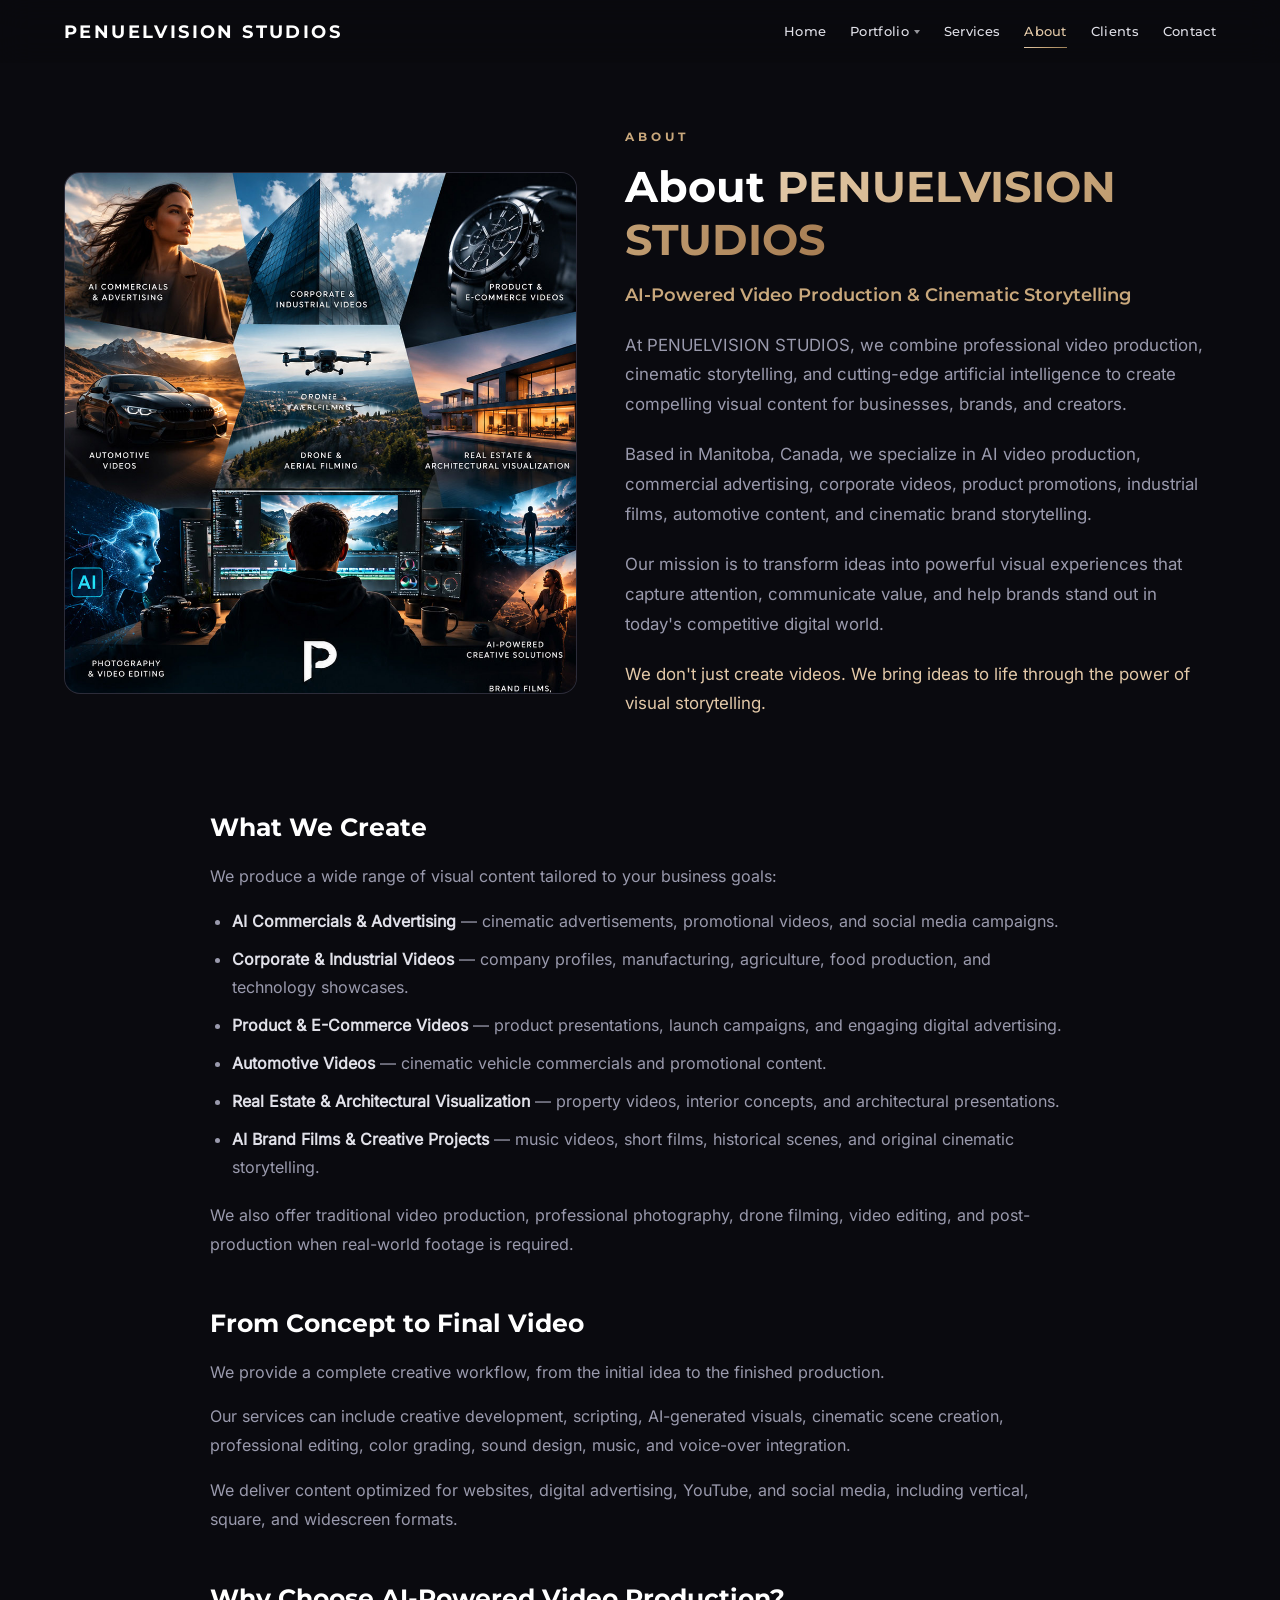
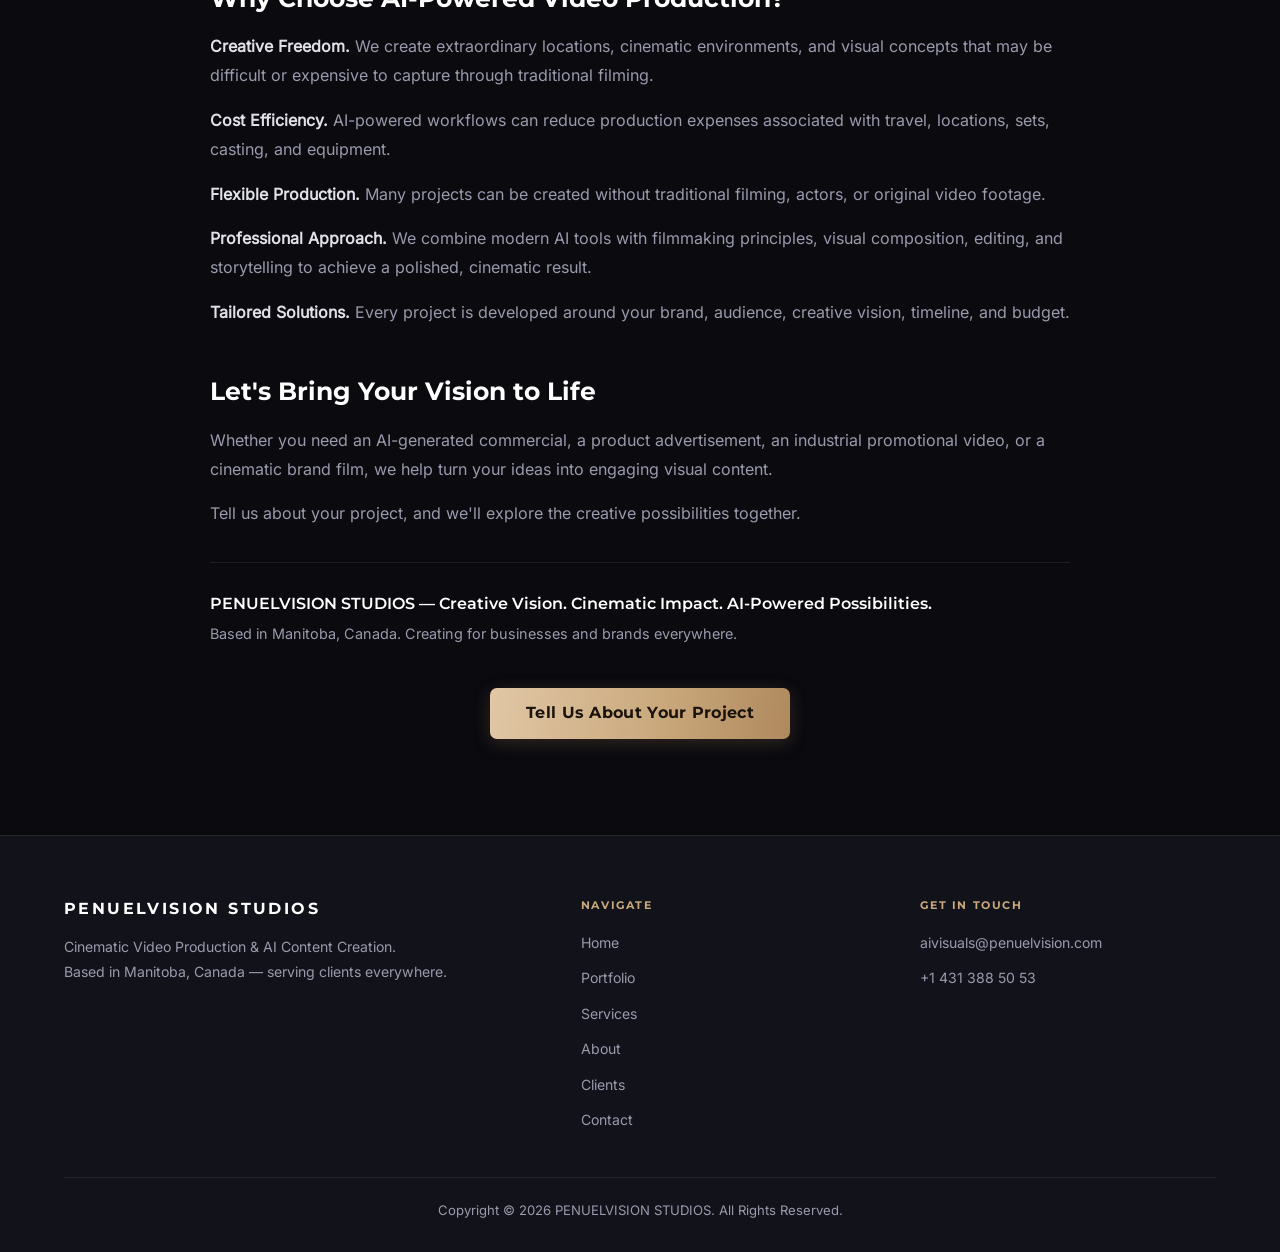
<file: about.html>
<!DOCTYPE html>
<!-- PENUELVISION build 20261115a -->
<html lang="en" class="no-js">
<head>
<meta charset="UTF-8">
<meta name="viewport" content="width=device-width, initial-scale=1.0, viewport-fit=cover">
<meta name="theme-color" content="#0a0a0f">

<title>AI Video Production in Manitoba, Canada | PENUELVISION STUDIOS</title>
<meta name="description" content="Professional AI video production, cinematic commercials, product videos, corporate films, and industrial promotional content in Manitoba, Canada.">
<meta name="keywords" content="AI video production, AI commercials, AI video production Canada, corporate video production, industrial videos, product video production, cinematic brand films">

<link rel="canonical" href="https://penuelvision.com/about.html">

<meta property="og:type" content="website">
<meta property="og:title" content="AI Video Production in Manitoba, Canada | PENUELVISION STUDIOS">
<meta property="og:description" content="Professional AI video production, cinematic commercials, product videos, corporate films, and industrial promotional content in Manitoba, Canada.">
<meta property="og:image" content="https://penuelvision.com/assets/images/About.jpg">

<link rel="preload" href="assets/fonts/montserrat-bold.woff2" as="font" type="font/woff2" crossorigin>
<!-- Favicon: the mark from Logo-PVS-100x100.jpg.
     .ico for legacy browsers, PNG for modern ones, apple-touch for iOS. -->
<link rel="icon" href="favicon.ico" sizes="any">
<link rel="icon" type="image/png" sizes="32x32" href="assets/images/favicon-32.png">
<link rel="icon" type="image/png" sizes="192x192" href="assets/images/favicon-192.png">
<link rel="apple-touch-icon" href="assets/images/apple-touch-icon.png">
<link rel="stylesheet" href="assets/penuel.css?v=20261115a">
<link rel="stylesheet" href="assets/pages.css?v=20261115a">
</head>
<body>

<header class="site-header">
  <a href="index.html" class="header-logo">PENUELVISION STUDIOS</a>
  <nav class="header-nav" aria-label="Main navigation">
    <a href="index.html">Home</a>
    <div class="nav-item">
      <a href="portfolio.html">Portfolio<span class="nav-caret" aria-hidden="true"></span></a>
      <div class="nav-sub">
        <a href="portfolio.html">Video Production</a>
        <a href="photo-portfolio.html">Photo Production</a>
      </div>
    </div>
    <!-- Shown only on mobile: the dropdown is replaced by a direct link -->
    <a href="photo-portfolio.html" class="nav-mobile-only">Photos</a>
    <a href="services.html">Services</a>
    <a href="about.html">About</a>
    <a href="clients.html">Clients</a>
    <a href="contact.html">Contact</a>
  </nav>
</header>

<main class="page-main">

  <section class="section section-tight about-intro">
    <div class="grid-2 about-grid">

      <div class="about-portrait reveal">
        <img src="assets/images/About.jpg"
          alt="PENUELVISION STUDIOS — AI commercials, corporate and industrial video, product videos, automotive, drone filming, real estate visualization and creative projects"
          data-fallback="Place About.jpg in assets/images/"
          loading="eager">
      </div>

      <div class="reveal">
        <p class="eyebrow">About</p>
        <h1 class="section-title" style="text-align:left">
          About <span class="gradient-warm">PENUELVISION STUDIOS</span>
        </h1>

        <h2 style="font-family:var(--font-display);font-size:1.15rem;font-weight:600;color:var(--accent-sand);margin-bottom:20px">
          AI-Powered Video Production &amp; Cinematic Storytelling
        </h2>

        <p class="lede">
          At PENUELVISION STUDIOS, we combine professional video production, cinematic
          storytelling, and cutting-edge artificial intelligence to create compelling visual
          content for businesses, brands, and creators.
        </p>

        <p class="lede">
          Based in Manitoba, Canada, we specialize in AI video production, commercial
          advertising, corporate videos, product promotions, industrial films, automotive
          content, and cinematic brand storytelling.
        </p>

        <p class="lede">
          Our mission is to transform ideas into powerful visual experiences that capture
          attention, communicate value, and help brands stand out in today's competitive
          digital world.
        </p>

        <p class="lede" style="color:var(--accent-beige);font-weight:500">
          We don't just create videos. We bring ideas to life through the power of visual storytelling.
        </p>
      </div>

    </div>
  </section>

  <section class="section about-body">
    <div class="prose">

      <h2>What We Create</h2>
      <p>We produce a wide range of visual content tailored to your business goals:</p>

      <ul>
        <li><strong>AI Commercials &amp; Advertising</strong> — cinematic advertisements, promotional videos, and social media campaigns.</li>
        <li><strong>Corporate &amp; Industrial Videos</strong> — company profiles, manufacturing, agriculture, food production, and technology showcases.</li>
        <li><strong>Product &amp; E-Commerce Videos</strong> — product presentations, launch campaigns, and engaging digital advertising.</li>
        <li><strong>Automotive Videos</strong> — cinematic vehicle commercials and promotional content.</li>
        <li><strong>Real Estate &amp; Architectural Visualization</strong> — property videos, interior concepts, and architectural presentations.</li>
        <li><strong>AI Brand Films &amp; Creative Projects</strong> — music videos, short films, historical scenes, and original cinematic storytelling.</li>
      </ul>

      <p>
        We also offer traditional video production, professional photography, drone filming,
        video editing, and post-production when real-world footage is required.
      </p>

      <h2>From Concept to Final Video</h2>
      <p>
        We provide a complete creative workflow, from the initial idea to the finished production.
      </p>
      <p>
        Our services can include creative development, scripting, AI-generated visuals, cinematic
        scene creation, professional editing, color grading, sound design, music, and voice-over
        integration.
      </p>
      <p>
        We deliver content optimized for websites, digital advertising, YouTube, and social media,
        including vertical, square, and widescreen formats.
      </p>

      <h2>Why Choose AI-Powered Video Production?</h2>

      <p>
        <strong>Creative Freedom.</strong> We create extraordinary locations, cinematic
        environments, and visual concepts that may be difficult or expensive to capture through
        traditional filming.
      </p>

      <p>
        <strong>Cost Efficiency.</strong> AI-powered workflows can reduce production expenses
        associated with travel, locations, sets, casting, and equipment.
      </p>

      <p>
        <strong>Flexible Production.</strong> Many projects can be created without traditional
        filming, actors, or original video footage.
      </p>

      <p>
        <strong>Professional Approach.</strong> We combine modern AI tools with filmmaking
        principles, visual composition, editing, and storytelling to achieve a polished,
        cinematic result.
      </p>

      <p>
        <strong>Tailored Solutions.</strong> Every project is developed around your brand,
        audience, creative vision, timeline, and budget.
      </p>

      <h2>Let's Bring Your Vision to Life</h2>
      <p>
        Whether you need an AI-generated commercial, a product advertisement, an industrial
        promotional video, or a cinematic brand film, we help turn your ideas into engaging
        visual content.
      </p>
      <p>
        Tell us about your project, and we'll explore the creative possibilities together.
      </p>

      <p style="margin-top:34px;padding-top:26px;border-top:1px solid var(--border)">
        <strong style="color:var(--text-primary);font-family:var(--font-display)">
          PENUELVISION STUDIOS — Creative Vision. Cinematic Impact. AI-Powered Possibilities.
        </strong><br>
        <span style="font-size:0.9rem">Based in Manitoba, Canada. Creating for businesses and brands everywhere.</span>
      </p>

      <div style="text-align:center;margin-top:40px">
        <a href="contact.html" class="btn btn-lg">Tell Us About Your Project</a>
      </div>

    </div>
  </section>

</main>

<div class="video-modal" id="video-modal" role="dialog" aria-modal="true" aria-label="Video player">
  <div class="video-modal-inner">
    <button type="button" class="video-modal-close" aria-label="Close player">&#10005;</button>
    <div class="video-modal-frame"></div>
    <div class="video-caption" style="margin-top:14px">
      <h3 class="modal-title"></h3>
      <p class="modal-desc"></p>
    </div>
  </div>
</div>

<a href="https://portal.penuelvision.com/" class="portal-peek" title="Client Portal" aria-label="Client Portal login">&#128274;</a>

<footer class="site-footer">
  <div class="footer-inner">
    <div>
      <div class="footer-brand">PENUELVISION STUDIOS</div>
      <p class="footer-text">
        Cinematic Video Production &amp; AI Content Creation.<br>
        Based in Manitoba, Canada — serving clients everywhere.
      </p>
    </div>
    <div>
      <div class="footer-heading">Navigate</div>
      <ul class="footer-links">
        <li><a href="index.html">Home</a></li>
        <li><a href="portfolio.html">Portfolio</a></li>
        <li><a href="services.html">Services</a></li>
        <li><a href="about.html">About</a></li>
        <li><a href="clients.html">Clients</a></li>
        <li><a href="contact.html">Contact</a></li>
      </ul>
    </div>
    <div>
      <div class="footer-heading">Get In Touch</div>
      <ul class="footer-links">
        <li><a href="mailto:aivisuals@penuelvision.com">aivisuals@penuelvision.com</a></li>
        <li><a href="tel:+14313885053">+1 431 388 50 53</a></li>
      </ul>
    </div>
  </div>
  <div class="footer-bottom">
    Copyright &copy; <span data-current-year>2026</span> PENUELVISION STUDIOS. All Rights Reserved.
  </div>
</footer>

<script src="assets/penuel.js?v=20261115a"></script>
</body>
</html>
</file>
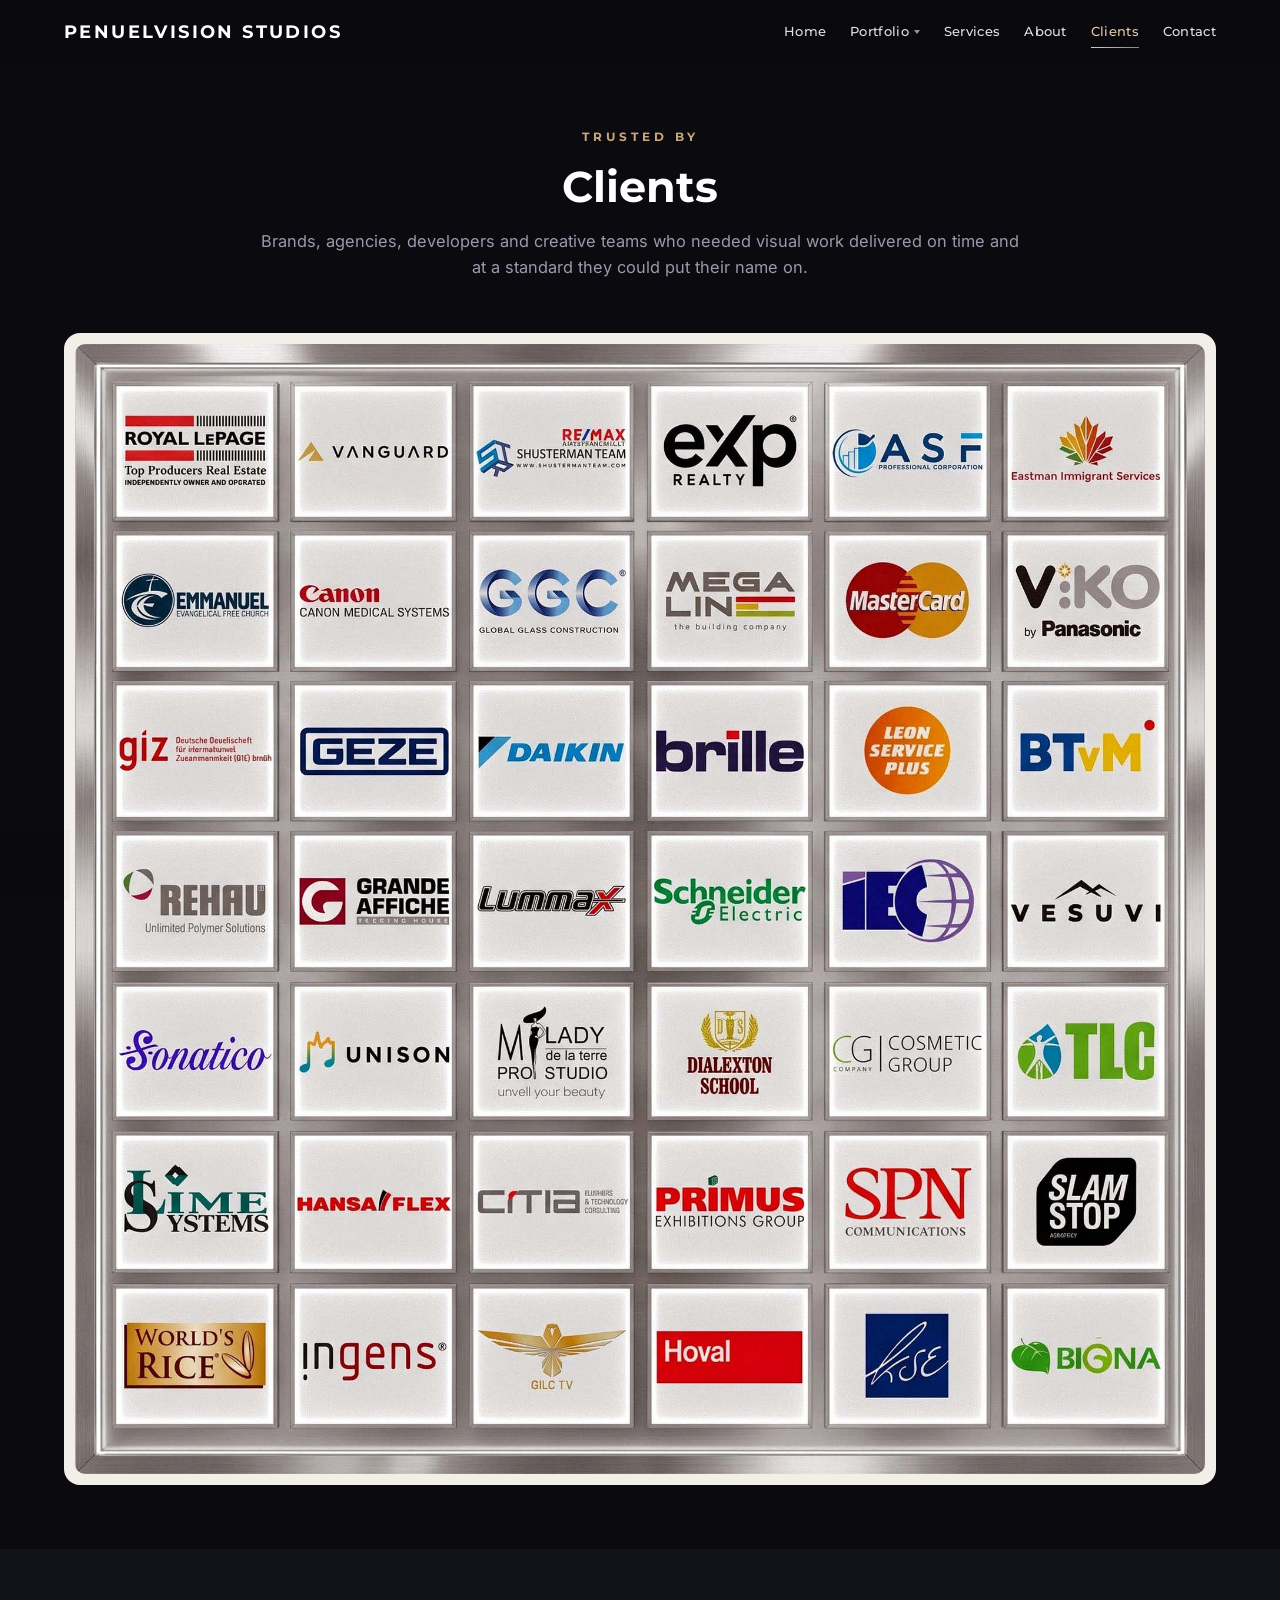
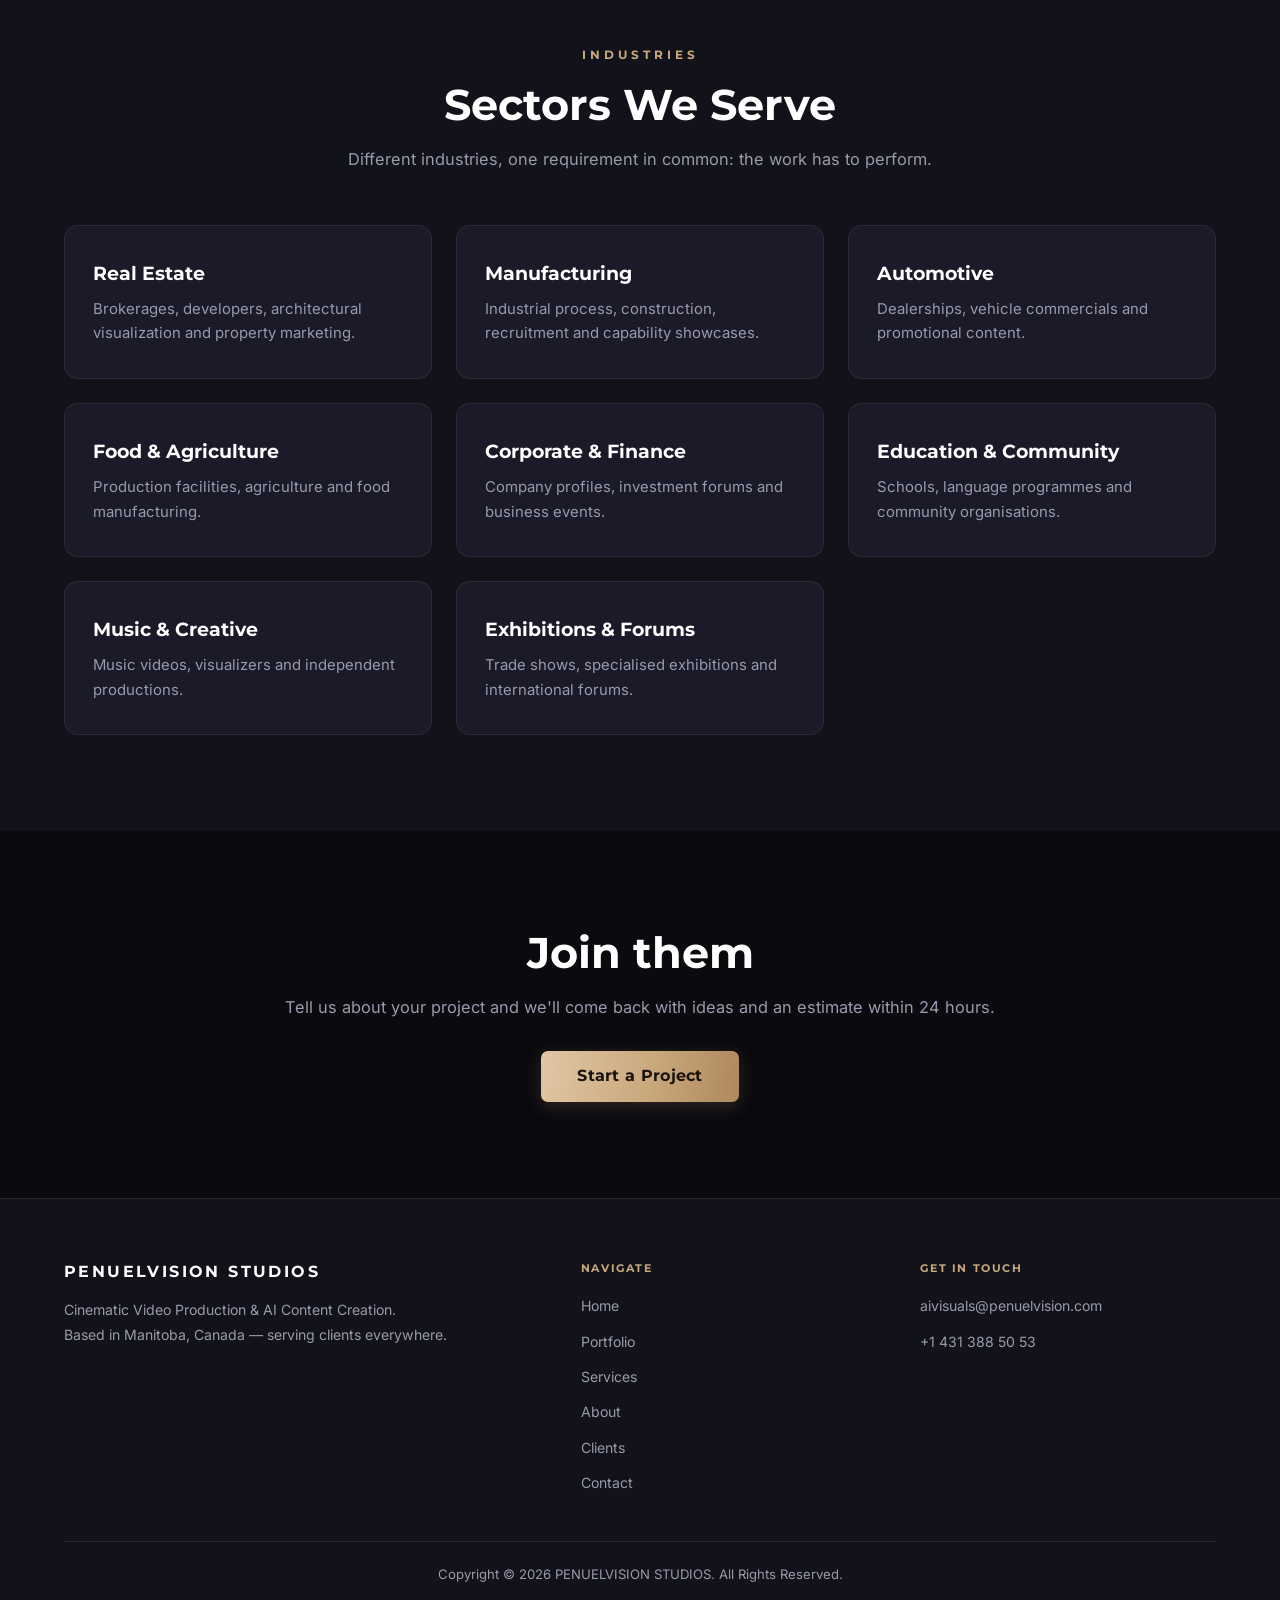
<file: clients.html>
<!DOCTYPE html>
<!-- PENUELVISION build 20261115a -->
<html lang="en" class="no-js">
<head>
<meta charset="UTF-8">
<meta name="viewport" content="width=device-width, initial-scale=1.0, viewport-fit=cover">
<meta name="theme-color" content="#0a0a0f">

<title>Clients — PENUELVISION STUDIOS</title>
<meta name="description" content="Brands, businesses and organisations that trust PENUELVISION STUDIOS with cinematic video production and AI content creation across Canada and beyond.">

<link rel="canonical" href="https://penuelvision.com/clients.html">

<link rel="preload" href="assets/fonts/montserrat-bold.woff2" as="font" type="font/woff2" crossorigin>
<!-- Favicon: the mark from Logo-PVS-100x100.jpg.
     .ico for legacy browsers, PNG for modern ones, apple-touch for iOS. -->
<link rel="icon" href="favicon.ico" sizes="any">
<link rel="icon" type="image/png" sizes="32x32" href="assets/images/favicon-32.png">
<link rel="icon" type="image/png" sizes="192x192" href="assets/images/favicon-192.png">
<link rel="apple-touch-icon" href="assets/images/apple-touch-icon.png">
<link rel="stylesheet" href="assets/penuel.css?v=20261115a">
<link rel="stylesheet" href="assets/pages.css?v=20261115a">
</head>
<body>

<header class="site-header">
  <a href="index.html" class="header-logo">PENUELVISION STUDIOS</a>
  <nav class="header-nav" aria-label="Main navigation">
    <a href="index.html">Home</a>
    <div class="nav-item">
      <a href="portfolio.html">Portfolio<span class="nav-caret" aria-hidden="true"></span></a>
      <div class="nav-sub">
        <a href="portfolio.html">Video Production</a>
        <a href="photo-portfolio.html">Photo Production</a>
      </div>
    </div>
    <!-- Shown only on mobile: the dropdown is replaced by a direct link -->
    <a href="photo-portfolio.html" class="nav-mobile-only">Photos</a>
    <a href="services.html">Services</a>
    <a href="about.html">About</a>
    <a href="clients.html">Clients</a>
    <a href="contact.html">Contact</a>
  </nav>
</header>

<main class="page-main">

  <section class="section section-tight">
    <div class="section-head">
      <p class="eyebrow">Trusted by</p>
      <h1 class="section-title">Clients</h1>
      <p class="section-sub">
        Brands, agencies, developers and creative teams who needed visual work delivered
        on time and at a standard they could put their name on.
      </p>
    </div>

    <div class="logo-wall reveal">
      <img src="assets/images/Client-Logos-1.jpg"
        alt="Client logos: Royal LePage, Vanguard, RE/MAX, eXp Realty, ASF Professional Corporation, Eastman Immigrant Services, Emmanuel Evangelical Free Church, Canon Medical Systems, Global Glass Construction, Mega Lin, MasterCard, Panasonic, GIZ, GEZE, Daikin, Brille, Leon Service Plus, BTV, Rehau, Grande Affiche, Lummax, Schneider Electric, Vesuvius, Sonatico, Unison, Lady de la terre Pro Studio, Dialexton School, Cosmetic Group, TLC, Sime Systems, Hansa Flex, CMA, Primus Exhibitions Group, SPN Communications, Slam Stop, World's Rice, Ingens, GILC TV, Hoval, KSE, Biona"
        data-fallback="Place Client-Logos-1.jpg in assets/images/"
        loading="eager">
    </div>
  </section>

  <section class="section section-dark">
    <div class="section-inner">
      <div class="section-head">
        <p class="eyebrow">Industries</p>
        <h2 class="section-title">Sectors We Serve</h2>
        <p class="section-sub">
          Different industries, one requirement in common: the work has to perform.
        </p>
      </div>

      <div class="grid-auto">
        <article class="service-card reveal"><h3>Real Estate</h3><p>Brokerages, developers, architectural visualization and property marketing.</p></article>
        <article class="service-card reveal"><h3>Manufacturing</h3><p>Industrial process, construction, recruitment and capability showcases.</p></article>
        <article class="service-card reveal"><h3>Automotive</h3><p>Dealerships, vehicle commercials and promotional content.</p></article>
        <article class="service-card reveal"><h3>Food &amp; Agriculture</h3><p>Production facilities, agriculture and food manufacturing.</p></article>
        <article class="service-card reveal"><h3>Corporate &amp; Finance</h3><p>Company profiles, investment forums and business events.</p></article>
        <article class="service-card reveal"><h3>Education &amp; Community</h3><p>Schools, language programmes and community organisations.</p></article>
        <article class="service-card reveal"><h3>Music &amp; Creative</h3><p>Music videos, visualizers and independent productions.</p></article>
        <article class="service-card reveal"><h3>Exhibitions &amp; Forums</h3><p>Trade shows, specialised exhibitions and international forums.</p></article>
      </div>

    </div>
  </section>

  <section class="section section-dark" style="background:var(--bg-primary)">
    <div class="section-inner" style="text-align:center">
      <h2 class="section-title">Join them</h2>
      <p class="section-sub" style="margin-bottom:30px">
        Tell us about your project and we'll come back with ideas and an estimate within 24 hours.
      </p>
      <a href="contact.html" class="btn btn-lg">Start a Project</a>
    </div>
  </section>

</main>

<div class="video-modal" id="video-modal" role="dialog" aria-modal="true" aria-label="Video player">
  <div class="video-modal-inner">
    <button type="button" class="video-modal-close" aria-label="Close player">&#10005;</button>
    <div class="video-modal-frame"></div>
    <div class="video-caption" style="margin-top:14px">
      <h3 class="modal-title"></h3>
      <p class="modal-desc"></p>
    </div>
  </div>
</div>

<a href="https://portal.penuelvision.com/" class="portal-peek" title="Client Portal" aria-label="Client Portal login">&#128274;</a>

<footer class="site-footer">
  <div class="footer-inner">
    <div>
      <div class="footer-brand">PENUELVISION STUDIOS</div>
      <p class="footer-text">
        Cinematic Video Production &amp; AI Content Creation.<br>
        Based in Manitoba, Canada — serving clients everywhere.
      </p>
    </div>
    <div>
      <div class="footer-heading">Navigate</div>
      <ul class="footer-links">
        <li><a href="index.html">Home</a></li>
        <li><a href="portfolio.html">Portfolio</a></li>
        <li><a href="services.html">Services</a></li>
        <li><a href="about.html">About</a></li>
        <li><a href="clients.html">Clients</a></li>
        <li><a href="contact.html">Contact</a></li>
      </ul>
    </div>
    <div>
      <div class="footer-heading">Get In Touch</div>
      <ul class="footer-links">
        <li><a href="mailto:aivisuals@penuelvision.com">aivisuals@penuelvision.com</a></li>
        <li><a href="tel:+14313885053">+1 431 388 50 53</a></li>
      </ul>
    </div>
  </div>
  <div class="footer-bottom">
    Copyright &copy; <span data-current-year>2026</span> PENUELVISION STUDIOS. All Rights Reserved.
  </div>
</footer>

<script src="assets/penuel.js?v=20261115a"></script>
</body>
</html>
</file>
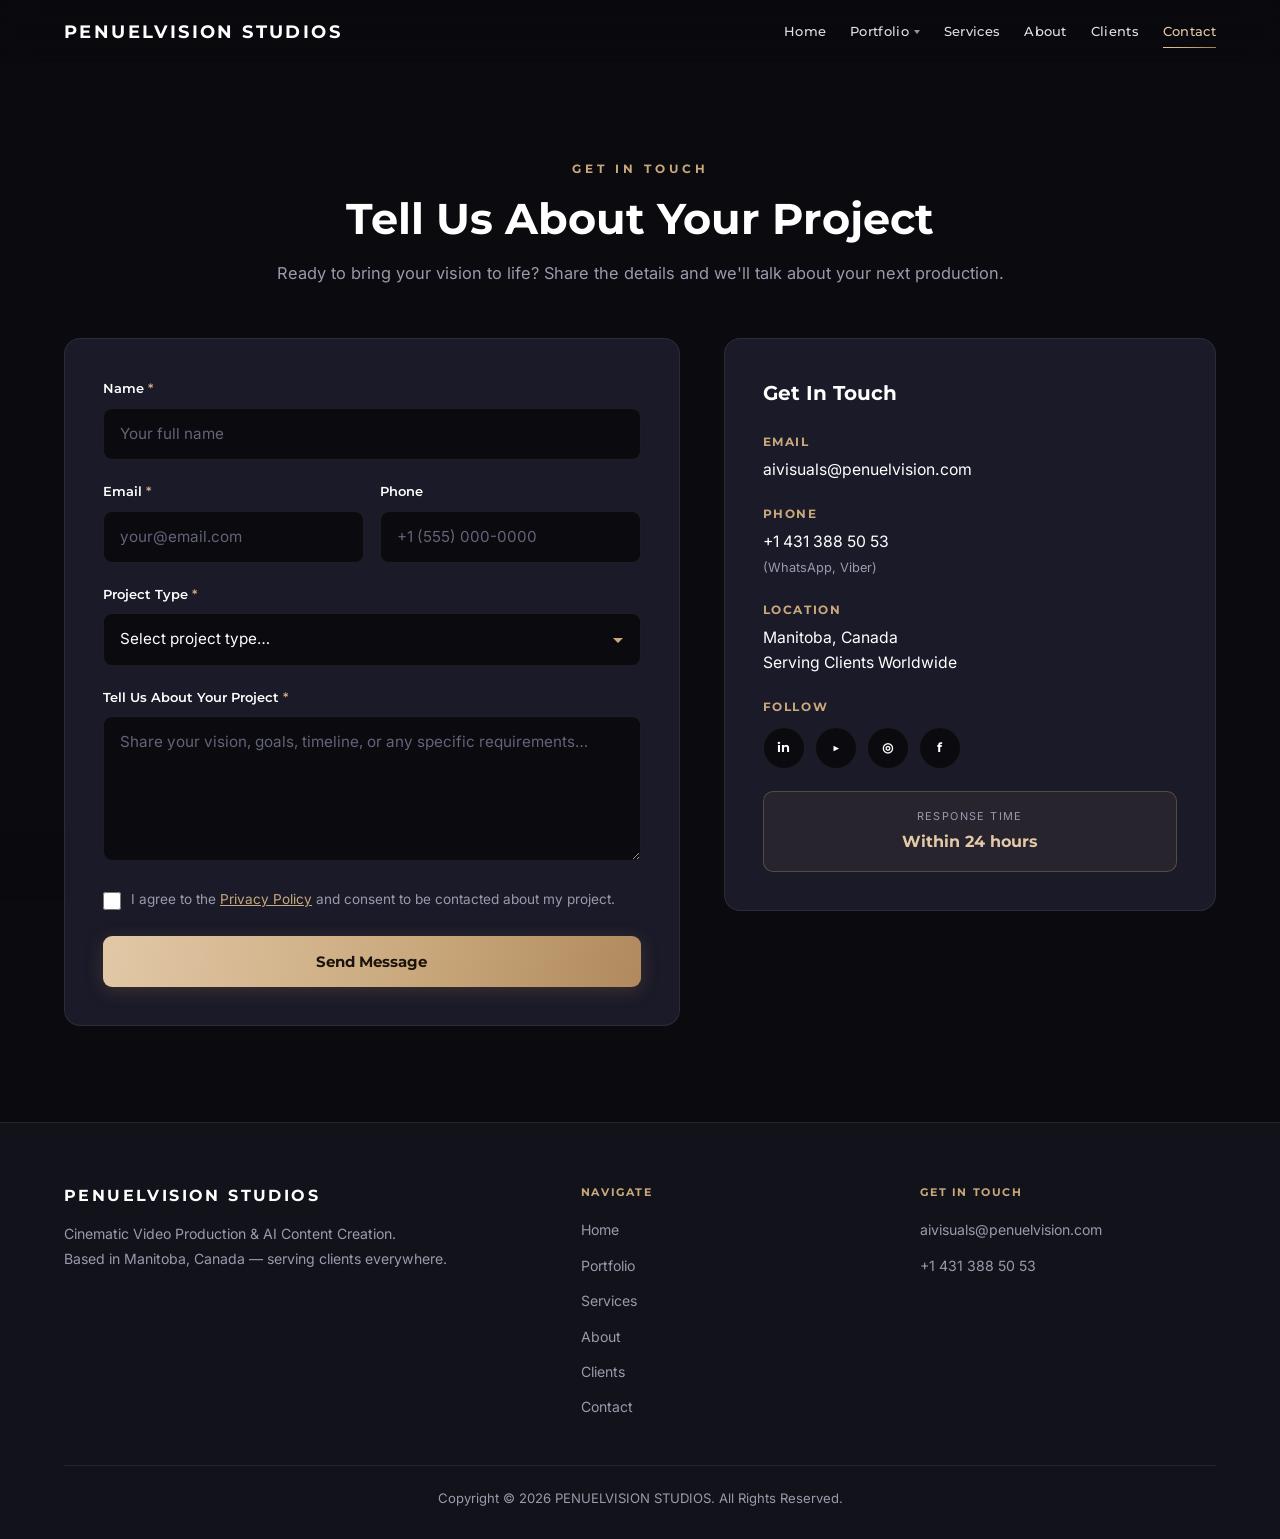
<file: contact.html>
<!DOCTYPE html>
<!-- PENUELVISION build 20261115a -->
<html lang="en" class="no-js">
<head>
<meta charset="UTF-8">
<meta name="viewport" content="width=device-width, initial-scale=1.0, viewport-fit=cover">
<meta name="theme-color" content="#0a0a0f">

<title>Contact — Tell Us About Your Project | PENUELVISION STUDIOS</title>
<meta name="description" content="Tell us about your project. AI video production, cinematic commercials, corporate films, product videos and industrial promotional content in Manitoba, Canada.">

<link rel="canonical" href="https://penuelvision.com/contact.html">

<!-- Google reCAPTCHA v3 — invisible, scores the submission server-side.
     The token is requested on submit, not on page load, so it never
     expires while the visitor is filling the form. -->
<script src="https://www.google.com/recaptcha/api.js?render=6Lce1QIuAAAAAL3kGOYCuWf7_kIY1GQCxsvmiZre" async defer></script>

<link rel="preload" href="assets/fonts/montserrat-bold.woff2" as="font" type="font/woff2" crossorigin>
<!-- Favicon: the mark from Logo-PVS-100x100.jpg.
     .ico for legacy browsers, PNG for modern ones, apple-touch for iOS. -->
<link rel="icon" href="favicon.ico" sizes="any">
<link rel="icon" type="image/png" sizes="32x32" href="assets/images/favicon-32.png">
<link rel="icon" type="image/png" sizes="192x192" href="assets/images/favicon-192.png">
<link rel="apple-touch-icon" href="assets/images/apple-touch-icon.png">
<link rel="stylesheet" href="assets/penuel.css?v=20261115a">
<link rel="stylesheet" href="assets/pages.css?v=20261115a">
</head>
<body>

<header class="site-header">
  <a href="index.html" class="header-logo">PENUELVISION STUDIOS</a>
  <nav class="header-nav" aria-label="Main navigation">
    <a href="index.html">Home</a>
    <div class="nav-item">
      <a href="portfolio.html">Portfolio<span class="nav-caret" aria-hidden="true"></span></a>
      <div class="nav-sub">
        <a href="portfolio.html">Video Production</a>
        <a href="photo-portfolio.html">Photo Production</a>
      </div>
    </div>
    <!-- Shown only on mobile: the dropdown is replaced by a direct link -->
    <a href="photo-portfolio.html" class="nav-mobile-only">Photos</a>
    <a href="services.html">Services</a>
    <a href="about.html">About</a>
    <a href="clients.html">Clients</a>
    <a href="contact.html">Contact</a>
  </nav>
</header>

<main class="page-main">

  <section class="section">
    <div class="section-head">
      <p class="eyebrow">Get in touch</p>
      <h1 class="section-title">Tell Us About Your Project</h1>
      <p class="section-sub">
        Ready to bring your vision to life? Share the details and we'll talk about your next production.
      </p>
    </div>

    <div class="contact-layout">

      <div class="form-card">
        <!-- On the live site, post this to /send-mail.php on your hosting.
             See the note in assets/penuel.js for where the request goes. -->
        <form id="contact-form" novalidate>

          <!-- Honeypot: invisible to people, filled by bots -->
          <div style="position:absolute;left:-9999px;width:1px;height:1px;overflow:hidden" aria-hidden="true">
            <label for="field-website">Website</label>
            <input type="text" id="field-website" name="website" tabindex="-1" autocomplete="off">
          </div>

          <div class="field">
            <label class="field-label" for="field-name">Name <span class="req">*</span></label>
            <input type="text" id="field-name" name="name" class="input"
              placeholder="Your full name" autocomplete="name" required>
            <p class="form-error" id="err-name">Please enter your name.</p>
          </div>

          <div class="field-row">
            <div class="field">
              <label class="field-label" for="field-email">Email <span class="req">*</span></label>
              <input type="email" id="field-email" name="email" class="input"
                placeholder="your@email.com" autocomplete="email" required>
              <p class="form-error" id="err-email">Please enter a valid email address.</p>
            </div>

            <div class="field">
              <label class="field-label" for="field-phone">Phone</label>
              <input type="tel" id="field-phone" name="phone" class="input"
                placeholder="+1 (555) 000-0000" autocomplete="tel">
            </div>
          </div>

          <div class="field">
            <label class="field-label" for="field-type">Project Type <span class="req">*</span></label>
            <select id="field-type" name="project_type" class="select" required>
              <option value="">Select project type…</option>
              <option value="commercial-brand">Commercial/Brand Video</option>
              <option value="social-media-ads">Social Media Video Ads</option>
              <option value="automotive">Automotive &amp; Dealerships</option>
              <option value="manufacturing">Manufacturing &amp; Industrial</option>
              <option value="real-estate">Real Estate Video/Photo</option>
              <option value="post-production">Post-Production Services</option>
              <option value="motion-graphics">Motion Graphics &amp; Infographics</option>
              <option value="music-video">Music Video Production</option>
              <option value="animation">2D or 3D Animation</option>
              <option value="other">Other/Not Sure Yet</option>
            </select>
            <p class="form-error" id="err-type">Please select a project type.</p>
          </div>

          <div class="field">
            <label class="field-label" for="field-message">
              Tell Us About Your Project <span class="req">*</span>
            </label>
            <textarea id="field-message" name="message" class="textarea" required
              placeholder="Share your vision, goals, timeline, or any specific requirements…"></textarea>
            <p class="form-error" id="err-message">Please describe your project.</p>
          </div>

          <div class="field">
            <div class="check-row">
              <input type="checkbox" id="field-privacy" name="privacy" required>
              <label class="check-label" for="field-privacy">
                I agree to the <a href="privacy.html">Privacy Policy</a> and consent to be
                contacted about my project.
              </label>
            </div>
            <p class="form-error" id="err-privacy">Please accept the privacy policy.</p>
          </div>

          <!-- Filled by reCAPTCHA v3 on submit; no visible widget -->
          <input type="hidden" name="g-recaptcha-response" id="g-recaptcha-response" value="">
          <p class="form-error" id="err-captcha">Robot check did not pass. Please try again.</p>

          <div class="form-error-banner" id="form-error-banner" role="alert"
            style="display:none;margin-bottom:16px;padding:13px 16px;border-radius:9px;
                   background:rgba(224,122,95,.12);border:1px solid rgba(224,122,95,.35);
                   color:#ffb3a0;font-size:.86rem;line-height:1.5"></div>

          <button type="submit" class="form-submit">Send Message</button>

          <div class="form-success" id="form-success" role="status">
            Thank you! Your message has been sent. We'll get back to you within 24 hours.
          </div>

        </form>
      </div>

      <aside class="info-card">
        <h3>Get In Touch</h3>

        <div class="info-item">
          <div class="info-label">Email</div>
          <div class="info-value">
            <a href="mailto:aivisuals@penuelvision.com">aivisuals@penuelvision.com</a>
          </div>
        </div>

        <div class="info-item">
          <div class="info-label">Phone</div>
          <div class="info-value">
            <a href="tel:+14313885053">+1 431 388 50 53</a>
          </div>
          <div class="info-note">(WhatsApp, Viber)</div>
        </div>

        <div class="info-item">
          <div class="info-label">Location</div>
          <div class="info-value">
            Manitoba, Canada<br>
            Serving Clients Worldwide
          </div>
        </div>

        <div class="info-item">
          <div class="info-label">Follow</div>
          <div class="social-row">
            <a href="https://www.linkedin.com/in/aleхpv" class="social-btn" aria-label="LinkedIn" title="LinkedIn"
              target="_blank" rel="noopener noreferrer">in</a>
            <a href="https://www.youtube.com/@penuelvision" class="social-btn" aria-label="YouTube" title="YouTube"
              target="_blank" rel="noopener noreferrer">&#9654;</a>
            <a href="https://www.instagram.com/penuelvision/" class="social-btn" aria-label="Instagram" title="Instagram"
              target="_blank" rel="noopener noreferrer">&#9678;</a>
            <a href="https://www.facebook.com/penuelvision" class="social-btn" aria-label="Facebook" title="Facebook"
              target="_blank" rel="noopener noreferrer">f</a>
          </div>
        </div>

        <div class="response-note">
          <div class="label">Response Time</div>
          <div class="value">Within 24 hours</div>
        </div>
      </aside>

    </div>
  </section>

</main>

<div class="video-modal" id="video-modal" role="dialog" aria-modal="true" aria-label="Video player">
  <div class="video-modal-inner">
    <button type="button" class="video-modal-close" aria-label="Close player">&#10005;</button>
    <div class="video-modal-frame"></div>
    <div class="video-caption" style="margin-top:14px">
      <h3 class="modal-title"></h3>
      <p class="modal-desc"></p>
    </div>
  </div>
</div>

<a href="https://portal.penuelvision.com/" class="portal-peek" title="Client Portal" aria-label="Client Portal login">&#128274;</a>

<footer class="site-footer">
  <div class="footer-inner">
    <div>
      <div class="footer-brand">PENUELVISION STUDIOS</div>
      <p class="footer-text">
        Cinematic Video Production &amp; AI Content Creation.<br>
        Based in Manitoba, Canada — serving clients everywhere.
      </p>
    </div>
    <div>
      <div class="footer-heading">Navigate</div>
      <ul class="footer-links">
        <li><a href="index.html">Home</a></li>
        <li><a href="portfolio.html">Portfolio</a></li>
        <li><a href="services.html">Services</a></li>
        <li><a href="about.html">About</a></li>
        <li><a href="clients.html">Clients</a></li>
        <li><a href="contact.html">Contact</a></li>
      </ul>
    </div>
    <div>
      <div class="footer-heading">Get In Touch</div>
      <ul class="footer-links">
        <li><a href="mailto:aivisuals@penuelvision.com">aivisuals@penuelvision.com</a></li>
        <li><a href="tel:+14313885053">+1 431 388 50 53</a></li>
      </ul>
    </div>
  </div>
  <div class="footer-bottom">
    Copyright &copy; <span data-current-year>2026</span> PENUELVISION STUDIOS. All Rights Reserved.
  </div>
</footer>

<script src="assets/penuel.js?v=20261115a"></script>
</body>
</html>
</file>
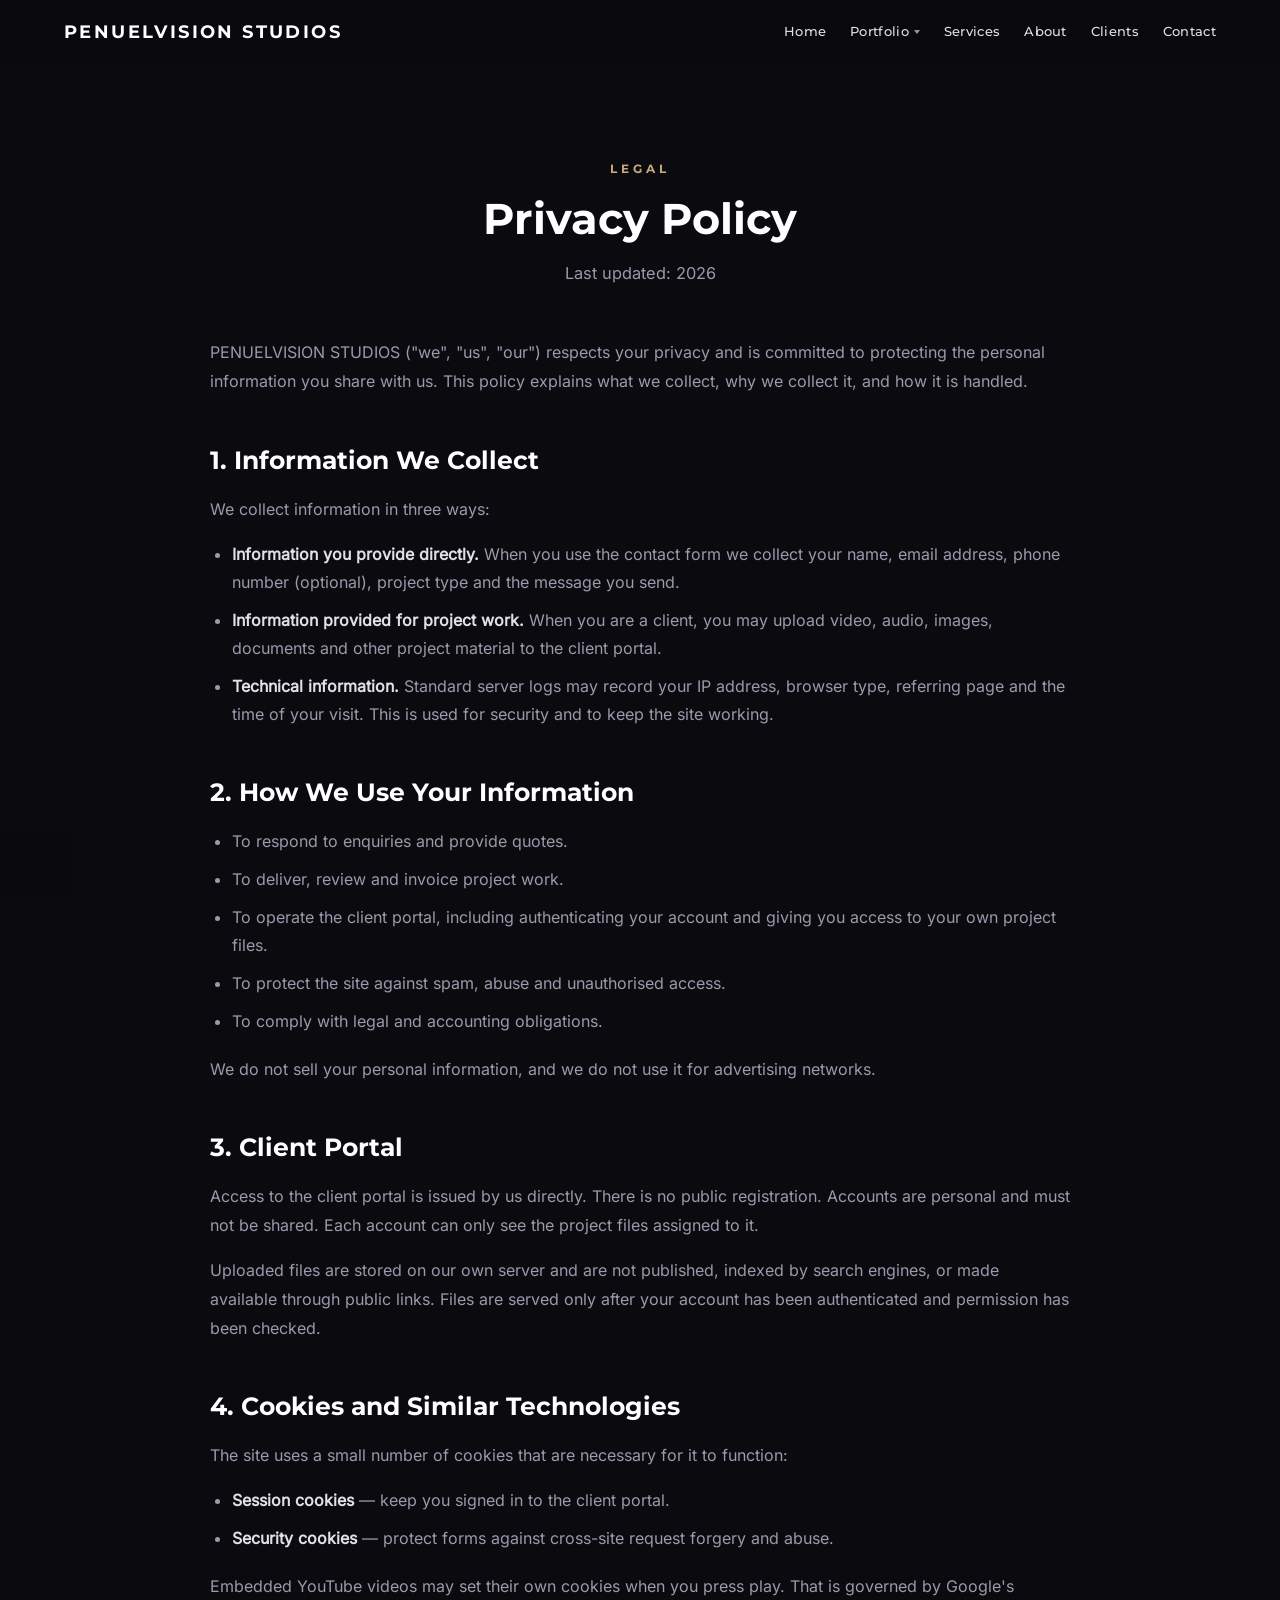
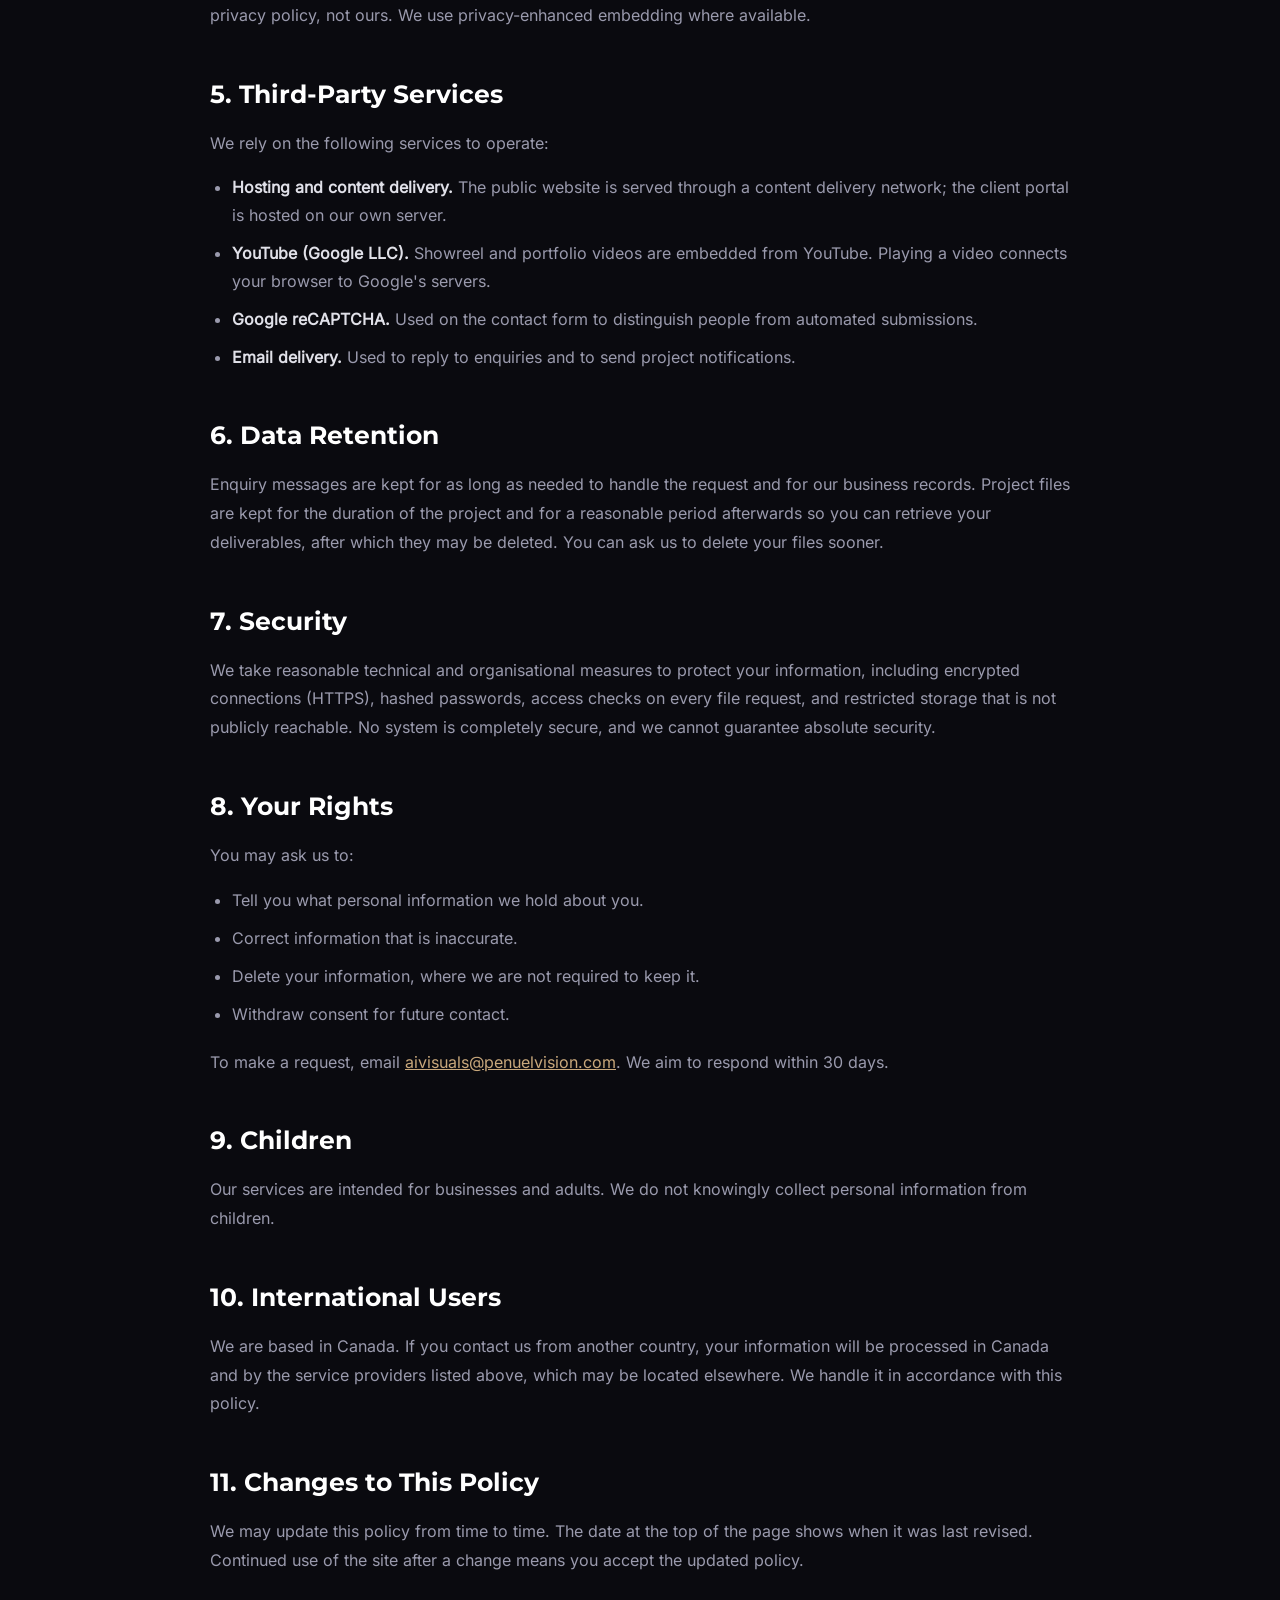
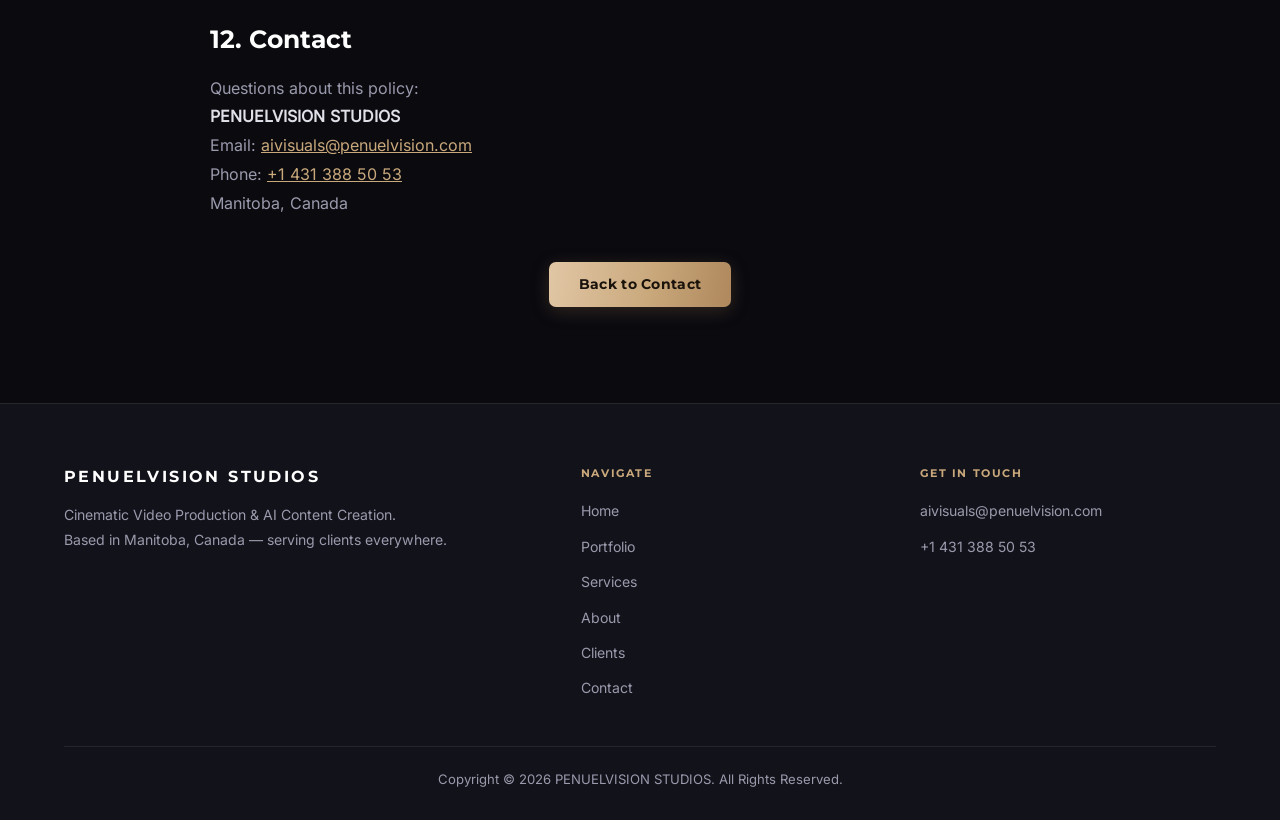
<file: privacy.html>
<!DOCTYPE html>
<!-- PENUELVISION build 20261115a -->
<html lang="en" class="no-js">
<head>
<meta charset="UTF-8">
<meta name="viewport" content="width=device-width, initial-scale=1.0, viewport-fit=cover">
<meta name="theme-color" content="#0a0a0f">
<meta name="robots" content="index, follow">

<title>Privacy Policy — PENUELVISION STUDIOS</title>
<meta name="description" content="How PENUELVISION STUDIOS collects, uses and protects personal information submitted through this website and the client portal.">

<link rel="canonical" href="https://penuelvision.com/privacy.html">

<link rel="preload" href="assets/fonts/montserrat-bold.woff2" as="font" type="font/woff2" crossorigin>
<!-- Favicon: the mark from Logo-PVS-100x100.jpg.
     .ico for legacy browsers, PNG for modern ones, apple-touch for iOS. -->
<link rel="icon" href="favicon.ico" sizes="any">
<link rel="icon" type="image/png" sizes="32x32" href="assets/images/favicon-32.png">
<link rel="icon" type="image/png" sizes="192x192" href="assets/images/favicon-192.png">
<link rel="apple-touch-icon" href="assets/images/apple-touch-icon.png">
<link rel="stylesheet" href="assets/penuel.css?v=20261115a">
<link rel="stylesheet" href="assets/pages.css?v=20261115a">
</head>
<body>

<header class="site-header">
  <a href="index.html" class="header-logo">PENUELVISION STUDIOS</a>
  <nav class="header-nav" aria-label="Main navigation">
    <a href="index.html">Home</a>
    <div class="nav-item">
      <a href="portfolio.html">Portfolio<span class="nav-caret" aria-hidden="true"></span></a>
      <div class="nav-sub">
        <a href="portfolio.html">Video Production</a>
        <a href="photo-portfolio.html">Photo Production</a>
      </div>
    </div>
    <!-- Shown only on mobile: the dropdown is replaced by a direct link -->
    <a href="photo-portfolio.html" class="nav-mobile-only">Photos</a>
    <a href="services.html">Services</a>
    <a href="about.html">About</a>
    <a href="clients.html">Clients</a>
    <a href="contact.html">Contact</a>
  </nav>
</header>

<main class="page-main">

  <section class="section">
    <div class="section-head">
      <p class="eyebrow">Legal</p>
      <h1 class="section-title">Privacy Policy</h1>
      <p class="section-sub">Last updated: <span data-current-year>2026</span></p>
    </div>

    <div class="prose">

      <p>
        PENUELVISION STUDIOS ("we", "us", "our") respects your privacy and is committed to
        protecting the personal information you share with us. This policy explains what we
        collect, why we collect it, and how it is handled.
      </p>

      <h2>1. Information We Collect</h2>
      <p>We collect information in three ways:</p>
      <ul>
        <li><strong>Information you provide directly.</strong> When you use the contact form we collect your name, email address, phone number (optional), project type and the message you send.</li>
        <li><strong>Information provided for project work.</strong> When you are a client, you may upload video, audio, images, documents and other project material to the client portal.</li>
        <li><strong>Technical information.</strong> Standard server logs may record your IP address, browser type, referring page and the time of your visit. This is used for security and to keep the site working.</li>
      </ul>

      <h2>2. How We Use Your Information</h2>
      <ul>
        <li>To respond to enquiries and provide quotes.</li>
        <li>To deliver, review and invoice project work.</li>
        <li>To operate the client portal, including authenticating your account and giving you access to your own project files.</li>
        <li>To protect the site against spam, abuse and unauthorised access.</li>
        <li>To comply with legal and accounting obligations.</li>
      </ul>
      <p>We do not sell your personal information, and we do not use it for advertising networks.</p>

      <h2>3. Client Portal</h2>
      <p>
        Access to the client portal is issued by us directly. There is no public registration.
        Accounts are personal and must not be shared. Each account can only see the project
        files assigned to it.
      </p>
      <p>
        Uploaded files are stored on our own server and are not published, indexed by search
        engines, or made available through public links. Files are served only after your
        account has been authenticated and permission has been checked.
      </p>

      <h2>4. Cookies and Similar Technologies</h2>
      <p>
        The site uses a small number of cookies that are necessary for it to function:
      </p>
      <ul>
        <li><strong>Session cookies</strong> — keep you signed in to the client portal.</li>
        <li><strong>Security cookies</strong> — protect forms against cross-site request forgery and abuse.</li>
      </ul>
      <p>
        Embedded YouTube videos may set their own cookies when you press play. That is governed
        by Google's privacy policy, not ours. We use privacy-enhanced embedding where available.
      </p>

      <h2>5. Third-Party Services</h2>
      <p>We rely on the following services to operate:</p>
      <ul>
        <li><strong>Hosting and content delivery.</strong> The public website is served through a content delivery network; the client portal is hosted on our own server.</li>
        <li><strong>YouTube (Google LLC).</strong> Showreel and portfolio videos are embedded from YouTube. Playing a video connects your browser to Google's servers.</li>
        <li><strong>Google reCAPTCHA.</strong> Used on the contact form to distinguish people from automated submissions.</li>
        <li><strong>Email delivery.</strong> Used to reply to enquiries and to send project notifications.</li>
      </ul>

      <h2>6. Data Retention</h2>
      <p>
        Enquiry messages are kept for as long as needed to handle the request and for our
        business records. Project files are kept for the duration of the project and for a
        reasonable period afterwards so you can retrieve your deliverables, after which they
        may be deleted. You can ask us to delete your files sooner.
      </p>

      <h2>7. Security</h2>
      <p>
        We take reasonable technical and organisational measures to protect your information,
        including encrypted connections (HTTPS), hashed passwords, access checks on every file
        request, and restricted storage that is not publicly reachable. No system is completely
        secure, and we cannot guarantee absolute security.
      </p>

      <h2>8. Your Rights</h2>
      <p>You may ask us to:</p>
      <ul>
        <li>Tell you what personal information we hold about you.</li>
        <li>Correct information that is inaccurate.</li>
        <li>Delete your information, where we are not required to keep it.</li>
        <li>Withdraw consent for future contact.</li>
      </ul>
      <p>
        To make a request, email
        <a href="mailto:aivisuals@penuelvision.com">aivisuals@penuelvision.com</a>.
        We aim to respond within 30 days.
      </p>

      <h2>9. Children</h2>
      <p>
        Our services are intended for businesses and adults. We do not knowingly collect
        personal information from children.
      </p>

      <h2>10. International Users</h2>
      <p>
        We are based in Canada. If you contact us from another country, your information will
        be processed in Canada and by the service providers listed above, which may be located
        elsewhere. We handle it in accordance with this policy.
      </p>

      <h2>11. Changes to This Policy</h2>
      <p>
        We may update this policy from time to time. The date at the top of the page shows when
        it was last revised. Continued use of the site after a change means you accept the
        updated policy.
      </p>

      <h2>12. Contact</h2>
      <p>
        Questions about this policy:<br>
        <strong>PENUELVISION STUDIOS</strong><br>
        Email: <a href="mailto:aivisuals@penuelvision.com">aivisuals@penuelvision.com</a><br>
        Phone: <a href="tel:+14313885053">+1 431 388 50 53</a><br>
        Manitoba, Canada
      </p>

      <div style="text-align:center;margin-top:44px">
        <a href="contact.html" class="btn">Back to Contact</a>
      </div>

    </div>
  </section>

</main>

<div class="video-modal" id="video-modal" role="dialog" aria-modal="true" aria-label="Video player">
  <div class="video-modal-inner">
    <button type="button" class="video-modal-close" aria-label="Close player">&#10005;</button>
    <div class="video-modal-frame"></div>
    <div class="video-caption" style="margin-top:14px">
      <h3 class="modal-title"></h3>
      <p class="modal-desc"></p>
    </div>
  </div>
</div>

<a href="https://portal.penuelvision.com/" class="portal-peek" title="Client Portal" aria-label="Client Portal login">&#128274;</a>

<footer class="site-footer">
  <div class="footer-inner">
    <div>
      <div class="footer-brand">PENUELVISION STUDIOS</div>
      <p class="footer-text">
        Cinematic Video Production &amp; AI Content Creation.<br>
        Based in Manitoba, Canada — serving clients everywhere.
      </p>
    </div>
    <div>
      <div class="footer-heading">Navigate</div>
      <ul class="footer-links">
        <li><a href="index.html">Home</a></li>
        <li><a href="portfolio.html">Portfolio</a></li>
        <li><a href="services.html">Services</a></li>
        <li><a href="about.html">About</a></li>
        <li><a href="clients.html">Clients</a></li>
        <li><a href="contact.html">Contact</a></li>
      </ul>
    </div>
    <div>
      <div class="footer-heading">Get In Touch</div>
      <ul class="footer-links">
        <li><a href="mailto:aivisuals@penuelvision.com">aivisuals@penuelvision.com</a></li>
        <li><a href="tel:+14313885053">+1 431 388 50 53</a></li>
      </ul>
    </div>
  </div>
  <div class="footer-bottom">
    Copyright &copy; <span data-current-year>2026</span> PENUELVISION STUDIOS. All Rights Reserved.
  </div>
</footer>

<script src="assets/penuel.js?v=20261115a"></script>
</body>
</html>
</file>
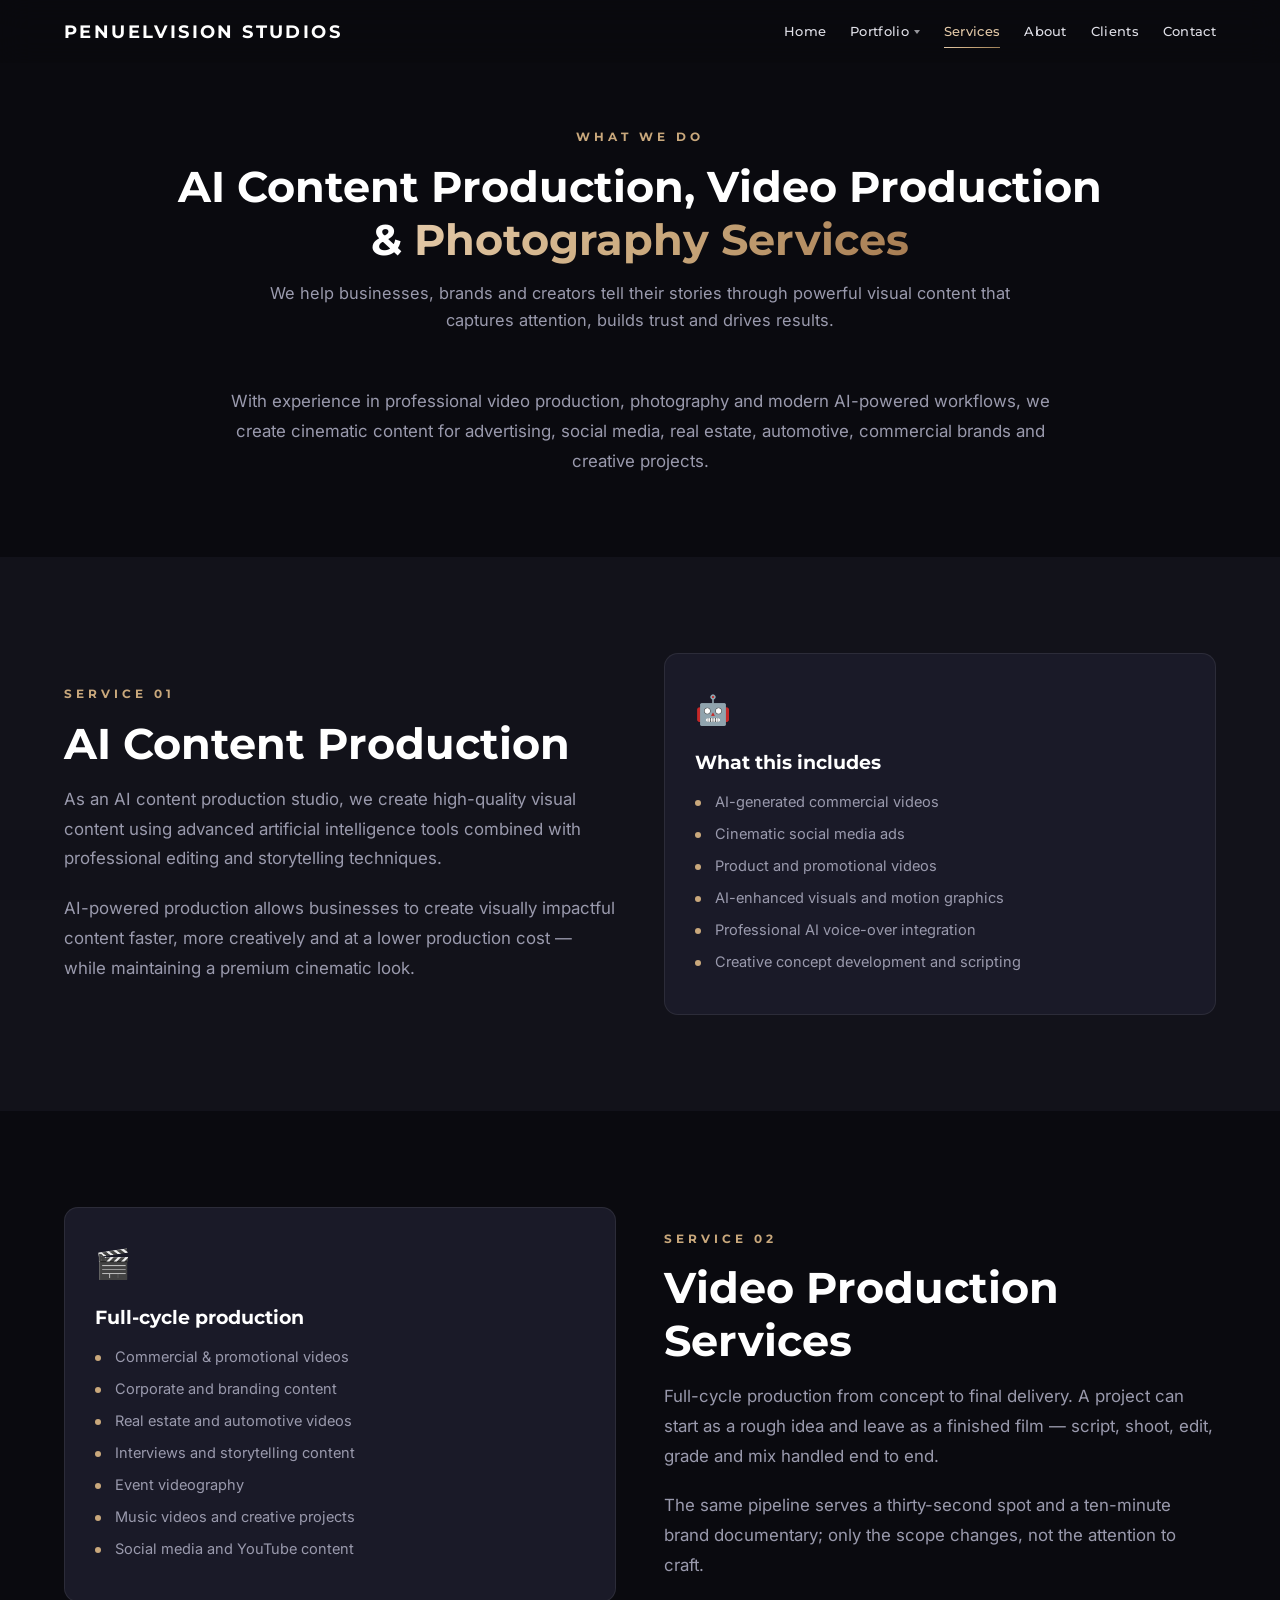
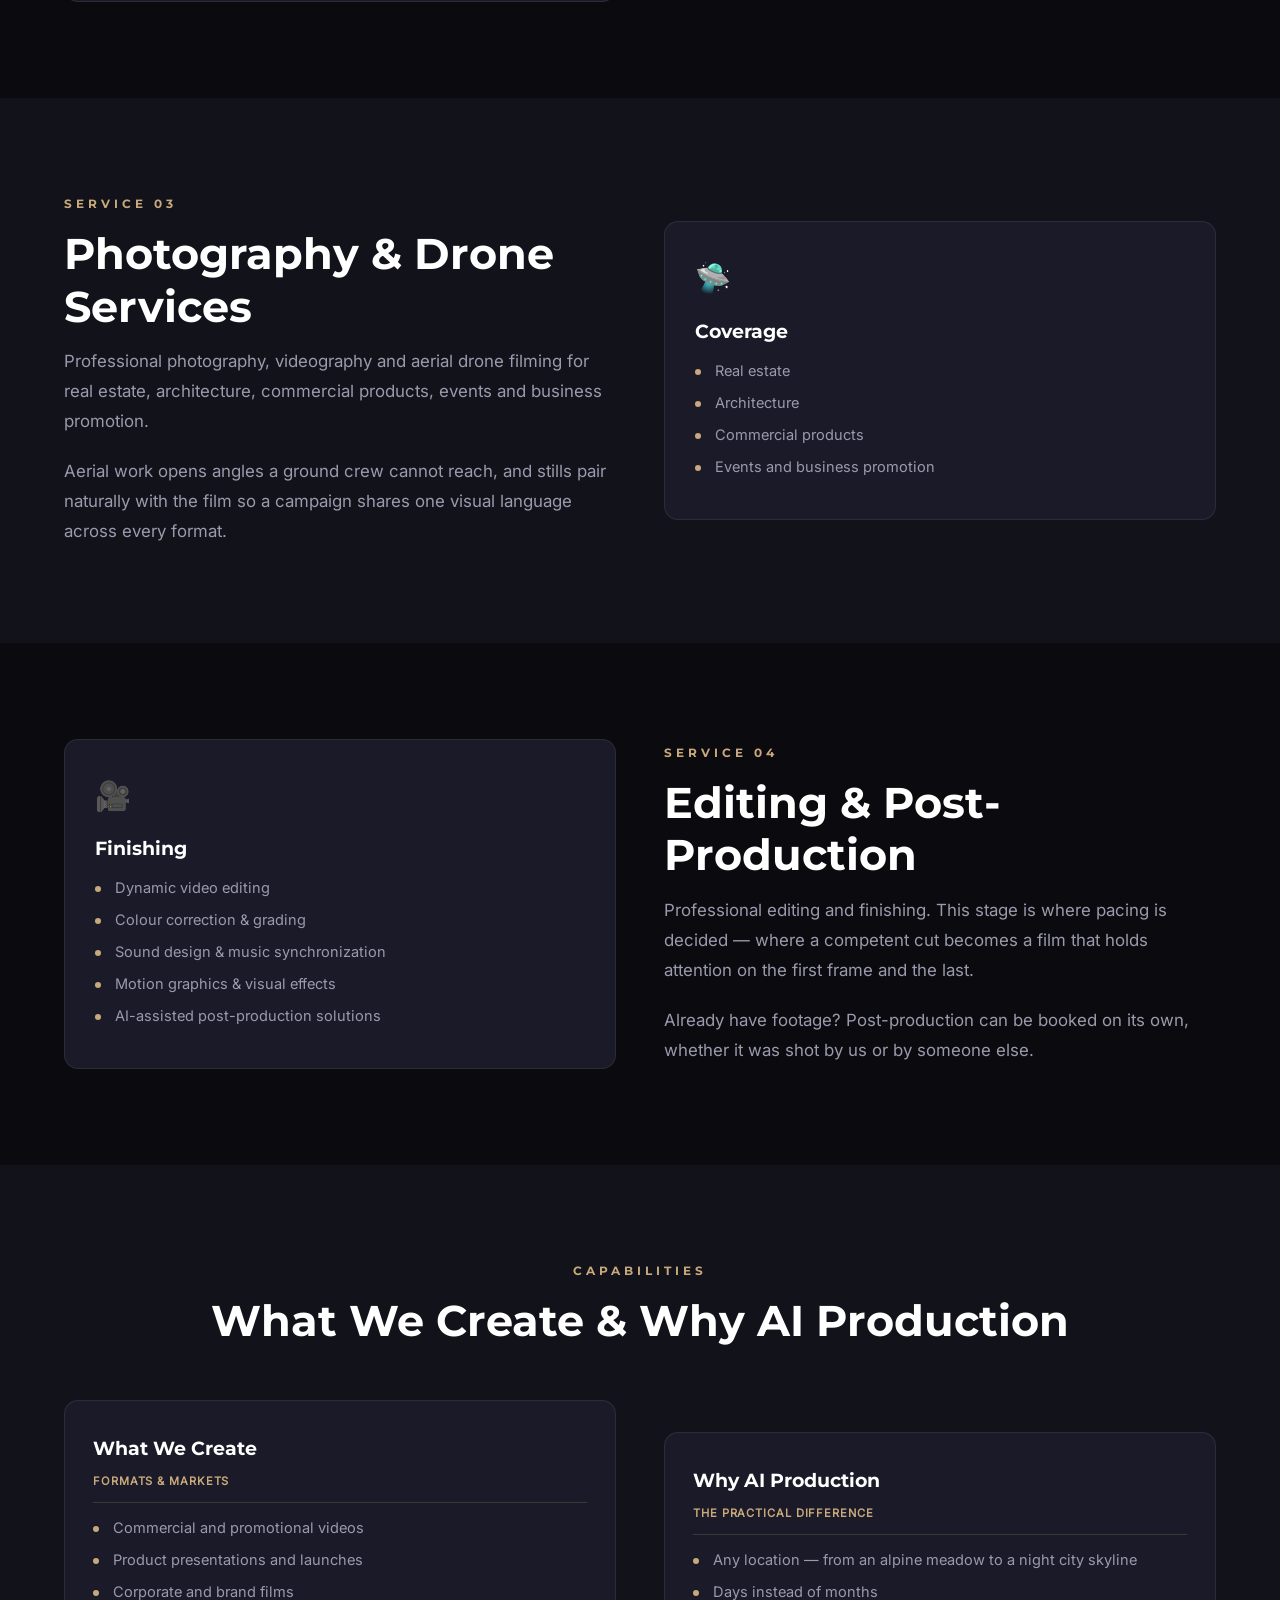
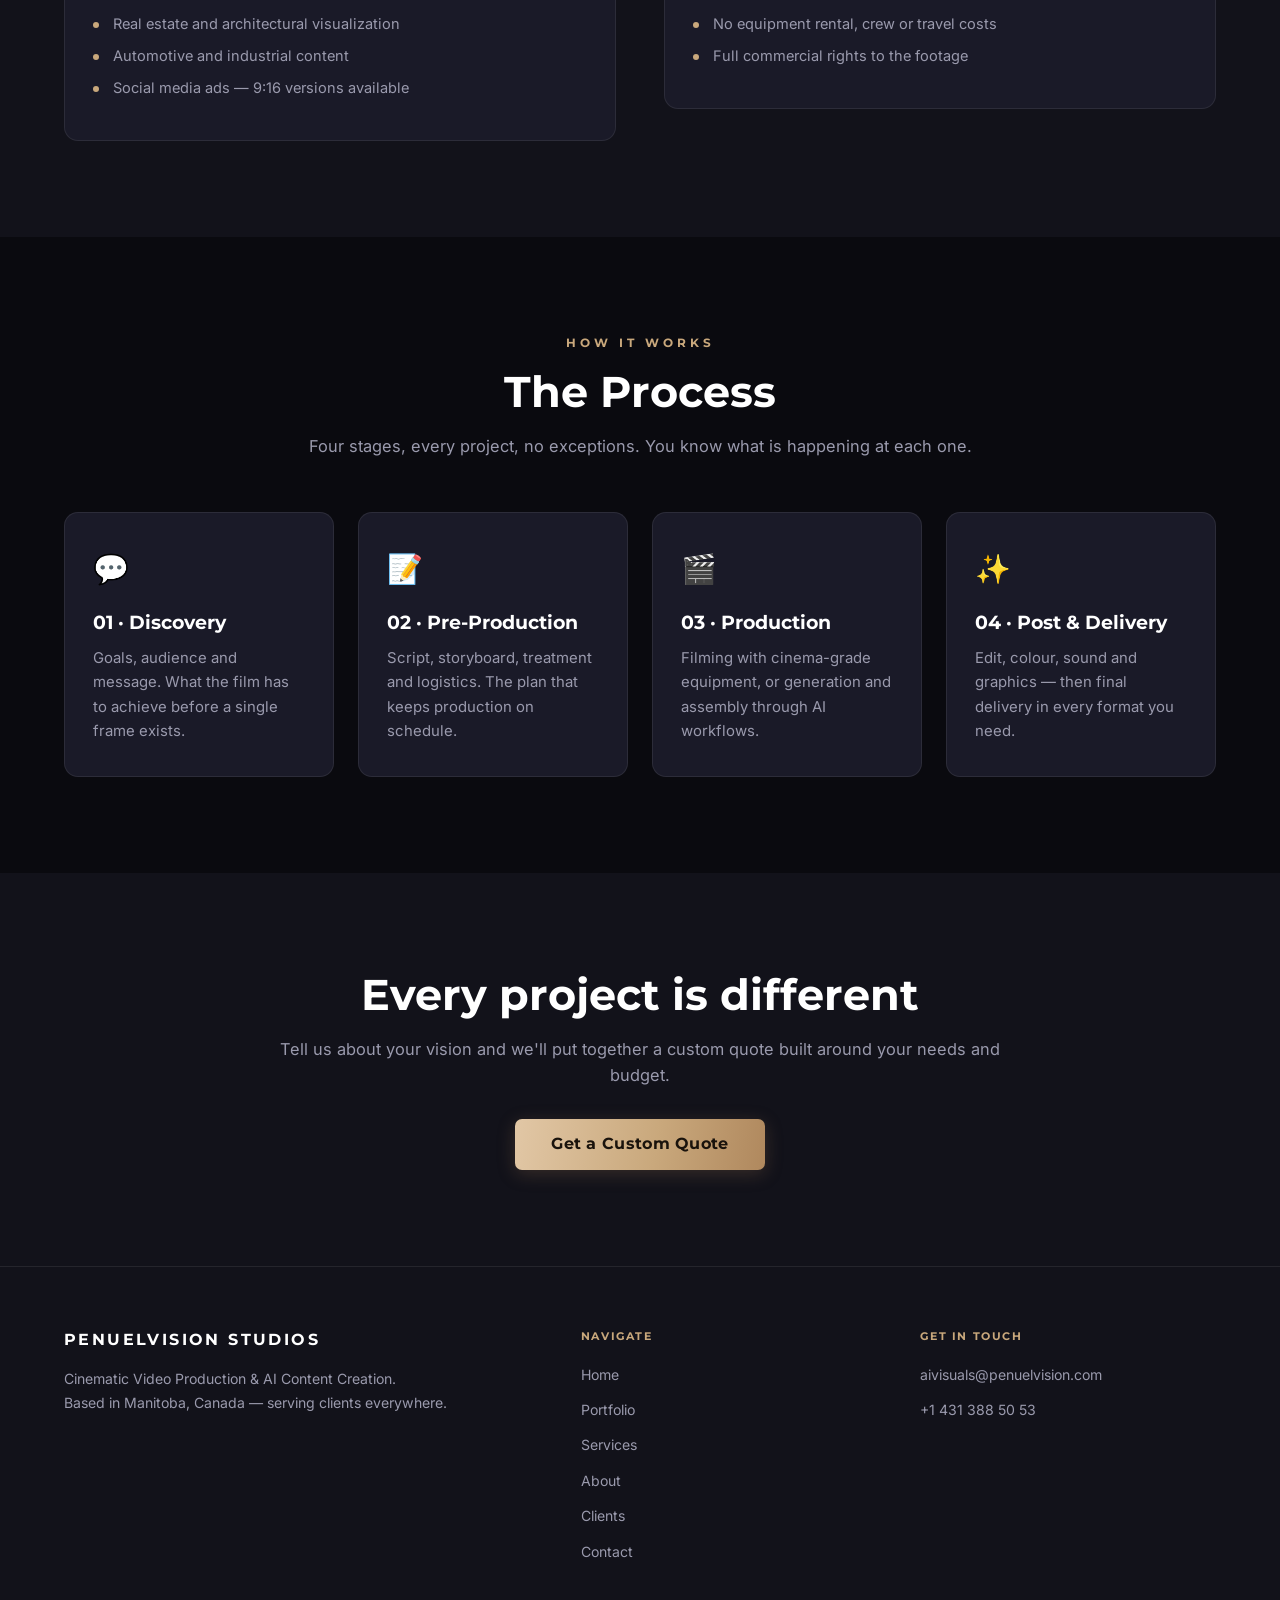
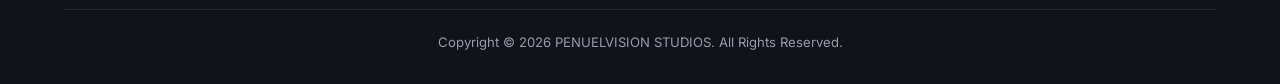
<file: services.html>
<!DOCTYPE html>
<!-- PENUELVISION build 20261115a -->
<html lang="en" class="no-js">
<head>
<meta charset="UTF-8">
<meta name="viewport" content="width=device-width, initial-scale=1.0, viewport-fit=cover">
<meta name="theme-color" content="#0a0a0f">

<title>Services — AI Video, Commercials, Brand Films &amp; Post-Production | PENUELVISION STUDIOS</title>
<meta name="description" content="AI content production, cinematic video production, photography, videography and drone services, editing and post-production. Full-cycle production from concept to final delivery in Manitoba, Canada.">
<meta name="keywords" content="AI video production, AI commercials, corporate video production, industrial videos, product video production, cinematic brand films, drone filming">

<link rel="canonical" href="https://penuelvision.com/services.html">

<link rel="preload" href="assets/fonts/montserrat-bold.woff2" as="font" type="font/woff2" crossorigin>
<!-- Favicon: the mark from Logo-PVS-100x100.jpg.
     .ico for legacy browsers, PNG for modern ones, apple-touch for iOS. -->
<link rel="icon" href="favicon.ico" sizes="any">
<link rel="icon" type="image/png" sizes="32x32" href="assets/images/favicon-32.png">
<link rel="icon" type="image/png" sizes="192x192" href="assets/images/favicon-192.png">
<link rel="apple-touch-icon" href="assets/images/apple-touch-icon.png">
<link rel="stylesheet" href="assets/penuel.css?v=20261115a">
<link rel="stylesheet" href="assets/pages.css?v=20261115a">
</head>
<body>

<header class="site-header">
  <a href="index.html" class="header-logo">PENUELVISION STUDIOS</a>
  <nav class="header-nav" aria-label="Main navigation">
    <a href="index.html">Home</a>
    <div class="nav-item">
      <a href="portfolio.html">Portfolio<span class="nav-caret" aria-hidden="true"></span></a>
      <div class="nav-sub">
        <a href="portfolio.html">Video Production</a>
        <a href="photo-portfolio.html">Photo Production</a>
      </div>
    </div>
    <!-- Shown only on mobile: the dropdown is replaced by a direct link -->
    <a href="photo-portfolio.html" class="nav-mobile-only">Photos</a>
    <a href="services.html">Services</a>
    <a href="about.html">About</a>
    <a href="clients.html">Clients</a>
    <a href="contact.html">Contact</a>
  </nav>
</header>

<main class="page-main">

  <section class="section section-tight">
    <div class="section-head">
      <p class="eyebrow">What we do</p>
      <h1 class="section-title">
        AI Content Production, Video Production<br>
        &amp; <span class="gradient-warm">Photography Services</span>
      </h1>
      <p class="section-sub">
        We help businesses, brands and creators tell their stories through powerful visual
        content that captures attention, builds trust and drives results.
      </p>
    </div>

    <div class="prose" style="text-align:center">
      <p class="lede">
        With experience in professional video production, photography and modern AI-powered
        workflows, we create cinematic content for advertising, social media, real estate,
        automotive, commercial brands and creative projects.
      </p>
    </div>
  </section>

  <!-- ============ AI CONTENT PRODUCTION ============ -->
  <section class="section section-dark">
    <div class="section-inner">
      <div class="grid-2">

        <div class="reveal">
          <p class="eyebrow">Service 01</p>
          <h2 class="section-title" style="text-align:left">AI Content Production</h2>
          <p class="lede">
            As an AI content production studio, we create high-quality visual content using
            advanced artificial intelligence tools combined with professional editing and
            storytelling techniques.
          </p>
          <p class="lede" style="margin-bottom:0">
            AI-powered production allows businesses to create visually impactful content
            faster, more creatively and at a lower production cost — while maintaining a
            premium cinematic look.
          </p>
        </div>

        <div class="service-card reveal" style="padding:32px 30px">
          <span class="service-icon">&#129302;</span>
          <h3>What this includes</h3>
          <ul class="service-list">
            <li>AI-generated commercial videos</li>
            <li>Cinematic social media ads</li>
            <li>Product and promotional videos</li>
            <li>AI-enhanced visuals and motion graphics</li>
            <li>Professional AI voice-over integration</li>
            <li>Creative concept development and scripting</li>
          </ul>
        </div>

      </div>
    </div>
  </section>

  <!-- ============ VIDEO PRODUCTION ============ -->
  <section class="section">
    <div class="grid-2">

      <div class="service-card reveal" style="padding:32px 30px">
        <span class="service-icon">&#127916;</span>
        <h3>Full-cycle production</h3>
        <ul class="service-list">
          <li>Commercial &amp; promotional videos</li>
          <li>Corporate and branding content</li>
          <li>Real estate and automotive videos</li>
          <li>Interviews and storytelling content</li>
          <li>Event videography</li>
          <li>Music videos and creative projects</li>
          <li>Social media and YouTube content</li>
        </ul>
      </div>

      <div class="reveal">
        <p class="eyebrow">Service 02</p>
        <h2 class="section-title" style="text-align:left">Video Production Services</h2>
        <p class="lede">
          Full-cycle production from concept to final delivery. A project can start as a
          rough idea and leave as a finished film — script, shoot, edit, grade and mix
          handled end to end.
        </p>
        <p class="lede" style="margin-bottom:0">
          The same pipeline serves a thirty-second spot and a ten-minute brand documentary;
          only the scope changes, not the attention to craft.
        </p>
      </div>

    </div>
  </section>

  <!-- ============ PHOTOGRAPHY & DRONE ============ -->
  <section class="section section-dark">
    <div class="section-inner">
      <div class="grid-2">

        <div class="reveal">
          <p class="eyebrow">Service 03</p>
          <h2 class="section-title" style="text-align:left">Photography &amp; Drone Services</h2>
          <p class="lede">
            Professional photography, videography and aerial drone filming for real estate, architecture,
            commercial products, events and business promotion.
          </p>
          <p class="lede" style="margin-bottom:0">
            Aerial work opens angles a ground crew cannot reach, and stills pair naturally
            with the film so a campaign shares one visual language across every format.
          </p>
        </div>

        <div class="service-card reveal" style="padding:32px 30px">
          <span class="service-icon">&#128760;</span>
          <h3>Coverage</h3>
          <ul class="service-list">
            <li>Real estate</li>
            <li>Architecture</li>
            <li>Commercial products</li>
            <li>Events and business promotion</li>
          </ul>
        </div>

      </div>
    </div>
  </section>

  <!-- ============ POST-PRODUCTION ============ -->
  <section class="section">
    <div class="grid-2">

      <div class="service-card reveal" style="padding:32px 30px">
        <span class="service-icon">&#127909;</span>
        <h3>Finishing</h3>
        <ul class="service-list">
          <li>Dynamic video editing</li>
          <li>Colour correction &amp; grading</li>
          <li>Sound design &amp; music synchronization</li>
          <li>Motion graphics &amp; visual effects</li>
          <li>AI-assisted post-production solutions</li>
        </ul>
      </div>

      <div class="reveal">
        <p class="eyebrow">Service 04</p>
        <h2 class="section-title" style="text-align:left">Editing &amp; Post-Production</h2>
        <p class="lede">
          Professional editing and finishing. This stage is where pacing is decided — where a
          competent cut becomes a film that holds attention on the first frame and the last.
        </p>
        <p class="lede" style="margin-bottom:0">
          Already have footage? Post-production can be booked on its own, whether it was shot
          by us or by someone else.
        </p>
      </div>

    </div>
  </section>

  <!-- ============ WHAT WE CREATE / WHY AI ============ -->
  <section class="section section-dark">
    <div class="section-inner">
      <div class="section-head">
        <p class="eyebrow">Capabilities</p>
        <h2 class="section-title">What We Create &amp; Why AI Production</h2>
      </div>

      <div class="grid-2">

        <article class="service-card reveal">
          <h3>What We Create</h3>
          <span class="service-tagline">Formats &amp; markets</span>
          <ul class="service-list" style="margin-top:4px">
            <li>Commercial and promotional videos</li>
            <li>Product presentations and launches</li>
            <li>Corporate and brand films</li>
            <li>Real estate and architectural visualization</li>
            <li>Automotive and industrial content</li>
            <li>Social media ads — 9:16 versions available</li>
          </ul>
        </article>

        <article class="service-card reveal">
          <h3>Why AI Production</h3>
          <span class="service-tagline">The practical difference</span>
          <ul class="service-list" style="margin-top:4px">
            <li>Any location — from an alpine meadow to a night city skyline</li>
            <li>Days instead of months</li>
            <li>No equipment rental, crew or travel costs</li>
            <li>Full commercial rights to the footage</li>
          </ul>
        </article>

      </div>
    </div>
  </section>

  <!-- ============ PROCESS ============ -->
  <section class="section">
    <div class="section-head">
      <p class="eyebrow">How it works</p>
      <h2 class="section-title">The Process</h2>
      <p class="section-sub">
        Four stages, every project, no exceptions. You know what is happening at each one.
      </p>
    </div>

    <div class="grid-auto" style="grid-template-columns:repeat(auto-fit,minmax(230px,1fr))">

      <article class="service-card reveal">
        <span class="service-icon">&#128172;</span>
        <h3>01 · Discovery</h3>
        <p>Goals, audience and message. What the film has to achieve before a single frame exists.</p>
      </article>

      <article class="service-card reveal">
        <span class="service-icon">&#128221;</span>
        <h3>02 · Pre-Production</h3>
        <p>Script, storyboard, treatment and logistics. The plan that keeps production on schedule.</p>
      </article>

      <article class="service-card reveal">
        <span class="service-icon">&#127916;</span>
        <h3>03 · Production</h3>
        <p>Filming with cinema-grade equipment, or generation and assembly through AI workflows.</p>
      </article>

      <article class="service-card reveal">
        <span class="service-icon">&#10024;</span>
        <h3>04 · Post &amp; Delivery</h3>
        <p>Edit, colour, sound and graphics — then final delivery in every format you need.</p>
      </article>

    </div>
  </section>

  <section class="section section-dark">
    <div class="section-inner" style="text-align:center">
      <h2 class="section-title">Every project is different</h2>
      <p class="section-sub" style="margin-bottom:30px">
        Tell us about your vision and we'll put together a custom quote built around
        your needs and budget.
      </p>
      <a href="contact.html" class="btn btn-lg">Get a Custom Quote</a>
    </div>
  </section>

</main>

<div class="video-modal" id="video-modal" role="dialog" aria-modal="true" aria-label="Video player">
  <div class="video-modal-inner">
    <button type="button" class="video-modal-close" aria-label="Close player">&#10005;</button>
    <div class="video-modal-frame"></div>
    <div class="video-caption" style="margin-top:14px">
      <h3 class="modal-title"></h3>
      <p class="modal-desc"></p>
    </div>
  </div>
</div>

<a href="https://portal.penuelvision.com/" class="portal-peek" title="Client Portal" aria-label="Client Portal login">&#128274;</a>

<footer class="site-footer">
  <div class="footer-inner">
    <div>
      <div class="footer-brand">PENUELVISION STUDIOS</div>
      <p class="footer-text">
        Cinematic Video Production &amp; AI Content Creation.<br>
        Based in Manitoba, Canada — serving clients everywhere.
      </p>
    </div>
    <div>
      <div class="footer-heading">Navigate</div>
      <ul class="footer-links">
        <li><a href="index.html">Home</a></li>
        <li><a href="portfolio.html">Portfolio</a></li>
        <li><a href="services.html">Services</a></li>
        <li><a href="about.html">About</a></li>
        <li><a href="clients.html">Clients</a></li>
        <li><a href="contact.html">Contact</a></li>
      </ul>
    </div>
    <div>
      <div class="footer-heading">Get In Touch</div>
      <ul class="footer-links">
        <li><a href="mailto:aivisuals@penuelvision.com">aivisuals@penuelvision.com</a></li>
        <li><a href="tel:+14313885053">+1 431 388 50 53</a></li>
      </ul>
    </div>
  </div>
  <div class="footer-bottom">
    Copyright &copy; <span data-current-year>2026</span> PENUELVISION STUDIOS. All Rights Reserved.
  </div>
</footer>

<script src="assets/penuel.js?v=20261115a"></script>
</body>
</html>
</file>
<file: assets/penuel.css>
/* PENUELVISION build 20261103d */
/* ============================================================
   PENUELVISION STUDIOS — shared design system
   Warm beige-brown palette · Montserrat display · Inter body

   Browser support: Chrome, Firefox, Safari, Edge, Opera, Brave.
   Fallbacks are provided for backdrop-filter, aspect-ratio,
   :focus-visible, clamp() and gap in flex containers.
   ============================================================ */

/* ---------- SELF-HOSTED FONTS ---------- */
@font-face {
  font-family: 'Montserrat';
  src: url('./fonts/montserrat-medium.woff2') format('woff2'),
       url('./fonts/montserrat-medium.ttf') format('truetype');
  font-weight: 500;
  font-style: normal;
  font-display: swap;
}
@font-face {
  font-family: 'Montserrat';
  src: url('./fonts/montserrat-semibold.woff2') format('woff2'),
       url('./fonts/montserrat-semibold.ttf') format('truetype');
  font-weight: 600;
  font-style: normal;
  font-display: swap;
}
@font-face {
  font-family: 'Montserrat';
  src: url('./fonts/montserrat-bold.woff2') format('woff2'),
       url('./fonts/montserrat-bold.ttf') format('truetype');
  font-weight: 700;
  font-style: normal;
  font-display: swap;
}
@font-face {
  font-family: 'Inter';
  src: url('./fonts/inter-regular.woff2') format('woff2'),
       url('./fonts/inter-regular.ttf') format('truetype');
  font-weight: 400;
  font-style: normal;
  font-display: swap;
}

/* ---------- TOKENS ---------- */
:root {
  --bg-primary: #0a0a0f;
  --bg-secondary: #12121a;
  --bg-elevated: #1a1a28;

  --accent-beige: #e3c9a8;
  --accent-sand: #c9a87c;
  --accent-brown: #a67c52;
  --accent-warm-deep: #8b6f47;
  /* Label colour on the warm gradient buttons. Darkened from #2a1f14
     so white-on-warm text clears 4.5:1 across every gradient stop,
     including the darkest #8b6f47 end. */
  --on-warm: #1a130c;

  --gradient-warm: linear-gradient(135deg, #e3c9a8 0%, #c9a87c 45%, #9c7f57 100%);
  --gradient-warm-anim: linear-gradient(100deg, #e3c9a8, #c9a87c, #a67c52, #9c7f57, #c9a87c, #e3c9a8);
  --gradient-warm-text: linear-gradient(120deg, #e3c9a8 0%, #c9a87c 50%, #a67c52 100%);

  --text-primary: #ffffff;
  --text-body: #e0e0e8;
  --text-muted: #9a9aad;
  --border: rgba(255, 255, 255, 0.08);
  --danger: #e07a5f;

  --font-display: 'Montserrat', 'Inter', -apple-system, BlinkMacSystemFont, 'Segoe UI', sans-serif;
  --font-body: 'Inter', -apple-system, BlinkMacSystemFont, 'Segoe UI', Roboto, sans-serif;

  --header-h: 74px;
}

* { margin: 0; padding: 0; box-sizing: border-box; }

html {
  scroll-behavior: smooth;
  -webkit-text-size-adjust: 100%; /* stops iOS bumping font size in landscape */
  text-size-adjust: 100%;
}

body {
  font-family: var(--font-body);
  background: var(--bg-primary);
  color: var(--text-body);
  line-height: 1.65;
  overflow-x: hidden;
  -webkit-font-smoothing: antialiased;
  -moz-osx-font-smoothing: grayscale;
}

img { display: block; max-width: 100%; height: auto; border: 0; }
a { color: inherit; text-decoration: none; }
button { font-family: inherit; }

/* Keyboard focus that does not fire on mouse click.
   Browsers without :focus-visible keep a plain outline. */
:focus { outline: 2px solid var(--accent-sand); outline-offset: 3px; }
:focus:not(:focus-visible) { outline: none; }
:focus-visible { outline: 2px solid var(--accent-sand); outline-offset: 3px; }

/* ---------- KEYFRAMES ---------- */
@keyframes warmFlow {
  0%   { background-position: 0% 50%; }
  50%  { background-position: 100% 50%; }
  100% { background-position: 0% 50%; }
}

@keyframes fadeInUp {
  from { opacity: 0; transform: translateY(28px); }
  to   { opacity: 1; transform: translateY(0); }
}

/* ============================================================
   HEADER
   Desktop: [logo] [Start a Project] [nav]
   Mobile:  [logo] [hamburger]  +  always-visible scrollable nav
   ============================================================ */
.site-header {
  position: fixed;
  top: 0; left: 0; right: 0;
  z-index: 900;
  display: flex;
  flex-wrap: wrap;
  align-items: center;
  justify-content: space-between;
  gap: 12px 20px;
  padding: 16px 5vw;
  background: rgba(10, 10, 15, 0.72);
  -webkit-backdrop-filter: blur(16px);
  backdrop-filter: blur(16px);
  border-bottom: 1px solid transparent;
  transition: background 0.3s ease, padding 0.3s ease, border-color 0.3s ease;
}

/* Browsers without backdrop-filter get a solid bar instead of
   unreadable text over the hero. */
@supports not ((backdrop-filter: blur(1px)) or (-webkit-backdrop-filter: blur(1px))) {
  .site-header { background: rgba(10, 10, 15, 0.96); }
}

.site-header.is-scrolled {
  background: rgba(10, 10, 15, 0.96);
  border-bottom-color: var(--border);
  padding: 11px 5vw;
}

.header-logo {
  font-family: var(--font-display);
  font-weight: 700;
  font-size: 1.1rem;
  letter-spacing: 2.4px;
  color: var(--text-primary);
  white-space: nowrap;
  flex: 0 0 auto;
}

.header-cta { flex: 0 0 auto; }

.header-nav {
  display: flex;
  align-items: center;
  gap: 24px;
  flex: 0 0 auto;
}

.header-nav a {
  position: relative;
  font-family: var(--font-display);
  font-weight: 500;
  font-size: 0.84rem;
  letter-spacing: 0.3px;
  color: var(--text-body);
  transition: color 0.22s ease;
  white-space: nowrap;
  padding: 4px 0;
}

.header-nav a::after {
  content: '';
  position: absolute;
  left: 0; bottom: -2px;
  width: 0; height: 1.5px;
  background: var(--gradient-warm);
  transition: width 0.3s ease;
}

.header-nav a:hover { color: var(--accent-beige); }
.header-nav a:hover::after { width: 100%; }

.header-nav a.is-active { color: var(--accent-beige); }
.header-nav a.is-active::after { width: 100%; }

.nav-toggle { display: none; }

/* Direct "Photos" link — mobile only, replaces the dropdown there */
.nav-mobile-only { display: none; }

/* ============================================================
   BUTTONS
   ============================================================ */
.btn {
  display: inline-block;
  position: relative;
  border: none;
  cursor: pointer;
  font-family: var(--font-display);
  font-weight: 700;
  font-size: 0.9rem;
  letter-spacing: 0.3px;
  line-height: 1.2;
  border-radius: 7px;
  padding: 14px 30px;
  color: var(--on-warm);
  background-color: var(--accent-brown);
  background-image: var(--gradient-warm-anim);
  background-size: 300% 300%;
  background-position: 0% 50%;
  box-shadow: 0 4px 18px rgba(166, 124, 82, 0.25);
  transition: box-shadow 0.35s ease, transform 0.25s ease;
  -webkit-appearance: none;
  appearance: none;
  text-align: center;
}

.btn:hover {
  animation: warmFlow 4s ease infinite;
  box-shadow: 0 10px 34px rgba(201, 168, 124, 0.45);
  transform: translateY(-2px);
  color: var(--on-warm);
}

.btn:active { transform: translateY(0); }

.btn-sm { padding: 10px 20px; font-size: 0.76rem; }
.btn-lg { padding: 16px 36px; font-size: 0.98rem; }

.btn-outline {
  background: transparent;
  background-image: none;
  border: 1.5px solid rgba(227, 201, 168, 0.4);
  color: var(--text-primary);
  box-shadow: none;
}

.btn-outline:hover {
  animation: none;
  background: rgba(227, 201, 168, 0.09);
  border-color: var(--accent-beige);
  box-shadow: 0 8px 26px rgba(201, 168, 124, 0.2);
  color: var(--text-primary);
}

/* ============================================================
   PAGE SHELL
   ============================================================ */
.page-main { padding-top: var(--header-h); }

/* The header is fixed, so an anchor would tuck the section's top edge
   underneath it and hide the first lines of every target. */
section[id] { scroll-margin-top: calc(var(--header-h) + 20px); }

.section {
  padding: 96px 5vw;
  max-width: 1440px;
  margin: 0 auto;
}

.section-tight { padding: 64px 5vw; }

.section-dark {
  background: var(--bg-secondary);
  max-width: none;
}

.section-dark > .section-inner {
  max-width: 1440px;
  margin: 0 auto;
}

.section-head {
  text-align: center;
  margin-bottom: 52px;
}

.section-title {
  font-family: var(--font-display);
  font-size: clamp(1.7rem, 3.6vw, 2.7rem);
  font-weight: 700;
  line-height: 1.22;
  color: var(--text-primary);
  margin-bottom: 14px;
}

.section-sub {
  font-size: 1.02rem;
  color: var(--text-muted);
  max-width: 760px;
  margin: 0 auto;
}

.eyebrow {
  font-family: var(--font-display);
  font-size: 0.75rem;
  font-weight: 700;
  letter-spacing: 4px;
  text-transform: uppercase;
  color: var(--accent-sand);
  margin-bottom: 14px;
}

.gradient-warm {
  background: var(--gradient-warm-text);
  -webkit-background-clip: text;
  background-clip: text;
  color: var(--accent-sand);          /* fallback when clip is unsupported */
  -webkit-text-fill-color: transparent;
}

.lede {
  font-size: 1.05rem;
  color: var(--text-muted);
  line-height: 1.78;
  margin-bottom: 20px;
}

.prose { max-width: 860px; margin: 0 auto; }

/* The first heading of a prose block needs no top margin — the section
   padding above it already provides the breathing room. Without this
   the two collapsed into one oversized gap. */
.prose > :first-child { margin-top: 0; }

/* About: the intro and "What We Create" belong to one flow, so they sit
   closer together than the default section rhythm. */
.about-intro { padding-bottom: 32px; }
.about-body { padding-top: 36px; }


/* About portrait. The photograph is a tall 3:5 crop, so at full column
   width it drove the row to ~830 px and left a large gap under the
   shorter text column. Capping the height keeps the image generous
   without stretching the section. */
.about-portrait {
  display: flex;
  align-items: flex-start;
  justify-content: center;
}

.about-portrait img {
  width: 100%;
  height: auto;
  max-height: 520px;
  object-fit: cover;
  object-position: center top;
  display: block;
  border-radius: 10px;
}

/* Stacked on phones: no need to cap the height there, the column is
   already narrow and the cap would crop the portrait awkwardly. */
@media (max-width: 860px) {
  .about-portrait img { max-height: none; }
}
.prose h2 {
  font-family: var(--font-display);
  font-size: 1.55rem;
  font-weight: 700;
  color: var(--text-primary);
  margin: 44px 0 14px;
}
.prose h3 {
  font-family: var(--font-display);
  font-size: 1.15rem;
  font-weight: 700;
  color: var(--text-primary);
  margin: 30px 0 10px;
}
.prose p { margin-bottom: 16px; color: var(--text-muted); line-height: 1.8; }
.prose ul { margin: 0 0 20px 0; padding-left: 22px; }
.prose li { margin-bottom: 10px; color: var(--text-muted); line-height: 1.75; }
.prose strong { color: var(--text-body); font-weight: 600; }
.prose a { color: var(--accent-sand); text-decoration: underline; }

/* A .btn inside .prose must keep its own colours. ".prose a" is more
   specific (0,1,1) than ".btn" (0,1,0), so the label was being tinted
   sand-on-sand and vanished into the button. */
.prose a.btn {
  color: var(--on-warm);
  text-decoration: none;
}

.prose a.btn-outline { color: var(--text-primary); }

/* ============================================================
   HERO
   ============================================================ */
.hero {
  position: relative;
  min-height: 92vh;
  display: flex;
  align-items: center;
  justify-content: center;
  text-align: center;
  overflow: hidden;
  padding: 120px 5vw 80px;
}

.hero-bg { position: absolute; inset: 0; z-index: 1; }

.hero-bg video,
.hero-bg img {
  width: 100%; height: 100%;
  object-fit: cover;
  opacity: 0.38;
}

.hero-scrim {
  position: absolute;
  inset: 0;
  z-index: 2;

  /* The scrim keeps its gradient shape but is applied at 37 % strength,
     so the footage is clearly visible while the headline stays readable.
     The bottom stop stays denser to ground the section edge. */
  opacity: 0.37;

  background:
    radial-gradient(ellipse at center, rgba(10, 10, 15, 0.45), rgba(10, 10, 15, 0.94)),
    linear-gradient(180deg, rgba(22, 15, 8, 0.4) 0%, rgba(10,10,15,0) 40%, rgba(10, 10, 15, 0.92) 100%);
}

.hero-inner { position: relative; z-index: 3; max-width: 1020px; }

.hero-title {
  font-family: var(--font-display);
  font-size: clamp(1.75rem, 5vw, 3.8rem);
  font-weight: 700;
  line-height: 1.16;
  letter-spacing: -0.5px;
  color: var(--text-primary);
  margin-bottom: 22px;
}

.hero-sub {
  font-size: clamp(0.98rem, 1.7vw, 1.2rem);
  color: var(--text-muted);
  max-width: 740px;
  margin: 0 auto 38px;
}

.hero-actions {
  display: flex;
  gap: 14px;
  justify-content: center;
  flex-wrap: wrap;
}

/* ============================================================
   GRIDS
   ============================================================ */
.grid-3 {
  display: grid;
  grid-template-columns: repeat(3, 1fr);
  gap: 24px;
}

/* Last row with a single item centres instead of hugging the left edge */
.grid-3 > :last-child:nth-child(3n + 1) {
  grid-column: 2 / 3;
}

.grid-auto {
  display: grid;
  grid-template-columns: repeat(auto-fit, minmax(280px, 1fr));
  gap: 24px;
}

.grid-2 {
  display: grid;
  grid-template-columns: 1fr 1fr;
  gap: 48px;
  align-items: center;
}

/* About: text column slightly wider than the portrait. Declared as a
   class rather than an inline style so the mobile media query can stack
   the columns — an inline style would outrank it. Must sit after
   .grid-2: equal specificity, so source order decides. */
.about-grid { grid-template-columns: 1fr 1.15fr; }

/* ============================================================
   SERVICE CARDS
   ============================================================ */
.service-card {
  position: relative;
  background: var(--bg-elevated);
  border: 1px solid var(--border);
  border-radius: 14px;
  padding: 32px 28px;
  overflow: hidden;
  transition: transform 0.3s ease, border-color 0.3s ease, box-shadow 0.3s ease;
}

.service-card::before {
  content: '';
  position: absolute;
  top: 0; left: 0; right: 0;
  height: 2px;
  background: var(--gradient-warm);
  transform: scaleX(0);
  transform-origin: left;
  transition: transform 0.4s ease;
}

.service-card:hover {
  transform: translateY(-6px);
  border-color: rgba(201, 168, 124, 0.4);
  box-shadow: 0 18px 44px rgba(139, 111, 71, 0.18);
}

.service-card:hover::before { transform: scaleX(1); }

.service-icon { font-size: 1.8rem; display: block; margin-bottom: 14px; }

.service-card h3 {
  font-family: var(--font-display);
  font-size: 1.18rem;
  font-weight: 700;
  color: var(--text-primary);
  margin-bottom: 8px;
}

.service-tagline {
  display: block;
  font-size: 0.7rem;
  font-weight: 700;
  letter-spacing: 0.9px;
  text-transform: uppercase;
  color: var(--accent-sand);
  padding-bottom: 11px;
  margin-bottom: 13px;
  border-bottom: 1px solid rgba(201, 168, 124, 0.2);
}

.service-card p { font-size: 0.93rem; color: var(--text-muted); }

.service-list { list-style: none; margin-top: 12px; }

.service-list li {
  position: relative;
  padding-left: 20px;
  font-size: 0.91rem;
  color: var(--text-muted);
  margin-bottom: 8px;
}

.service-list li::before {
  content: '';
  position: absolute;
  left: 0; top: 10px;
  width: 6px; height: 6px;
  border-radius: 50%;
  background: var(--accent-sand);
}

/* ============================================================
   SHOWREEL
   ============================================================ */
.showreel-wrap { max-width: 1080px; margin: 0 auto; }

.showreel-frame {
  position: relative;
  display: block;
  width: 100%;
  padding: 0;
  border: 1px solid var(--border);
  border-radius: 16px;
  overflow: hidden;
  cursor: pointer;
  background: #000;
  box-shadow: 0 30px 70px rgba(0, 0, 0, 0.55);
  aspect-ratio: 16 / 9;
}

/* Safari <15 has no aspect-ratio */
@supports not (aspect-ratio: 16 / 9) {
  .showreel-frame { height: 0; padding-bottom: 56.25%; }
  .showreel-frame img,
  .showreel-frame .showreel-play,
  .showreel-frame .showreel-label {
    position: absolute;
  }
  .showreel-frame img { top: 0; left: 0; width: 100%; height: 100%; }
}

.showreel-frame img {
  position: absolute;
  inset: 0;
  width: 100%; height: 100%;
  object-fit: cover;
  transition: transform 0.6s ease, opacity 0.4s ease;
}

.showreel-frame:hover img { transform: scale(1.03); opacity: 0.85; }

.showreel-play {
  position: absolute;
  top: 50%; left: 50%;
  transform: translate(-50%, -50%);
  width: 88px; height: 88px;
  border-radius: 50%;
  background: var(--gradient-warm);
  color: var(--on-warm);
  display: flex;
  align-items: center;
  justify-content: center;
  font-size: 1.8rem;
  padding-left: 6px;
  box-shadow: 0 12px 40px rgba(201, 168, 124, 0.45);
  transition: transform 0.3s ease;
}

.showreel-frame:hover .showreel-play { transform: translate(-50%, -50%) scale(1.08); }

.showreel-label {
  position: absolute;
  left: 20px; bottom: 18px;
  font-family: var(--font-display);
  font-size: 0.8rem;
  font-weight: 700;
  letter-spacing: 2px;
  text-transform: uppercase;
  color: var(--text-primary);
  text-shadow: 0 2px 12px rgba(0, 0, 0, 0.9);
}

/* Inline player replaces the poster once started */
.showreel-player {
  position: relative;
  width: 100%;
  border-radius: 16px;
  overflow: hidden;
  background: #000;
  aspect-ratio: 16 / 9;
}

@supports not (aspect-ratio: 16 / 9) {
  .showreel-player { height: 0; padding-bottom: 56.25%; }
}

.showreel-player iframe {
  position: absolute;
  inset: 0;
  width: 100%; height: 100%;
  border: 0;
}

/* Description box under the reel */
.video-caption {
  margin-top: 18px;
  padding: 22px 26px;
  background: var(--bg-elevated);
  border: 1px solid var(--border);
  border-radius: 12px;
  border-left: 3px solid var(--accent-sand);
}

.video-caption h3 {
  font-family: var(--font-display);
  font-size: 1.02rem;
  font-weight: 700;
  color: var(--text-primary);
  margin-bottom: 8px;
}

.video-caption p {
  font-size: 0.92rem;
  color: var(--text-muted);
  line-height: 1.72;
  margin: 0;
}

/* ============================================================
   VIDEO MODAL
   ============================================================ */
.video-modal {
  position: fixed;
  inset: 0;
  z-index: 2000;
  display: none;
  align-items: center;
  justify-content: center;
  padding: 4vw;
  background: rgba(5, 5, 10, 0.95);
}

.video-modal.is-open { display: flex; }

@supports ((backdrop-filter: blur(1px)) or (-webkit-backdrop-filter: blur(1px))) {
  .video-modal {
    background: rgba(5, 5, 10, 0.88);
    -webkit-backdrop-filter: blur(10px);
    backdrop-filter: blur(10px);
  }
}

.video-modal-inner { width: 100%; max-width: 1180px; position: relative; }

.video-modal-frame {
  position: relative;
  width: 100%;
  border-radius: 14px;
  overflow: hidden;
  background: #000;
  box-shadow: 0 30px 80px rgba(0, 0, 0, 0.7);
  aspect-ratio: 16 / 9;
}

@supports not (aspect-ratio: 16 / 9) {
  .video-modal-frame { height: 0; padding-bottom: 56.25%; }
}

.video-modal-frame iframe {
  position: absolute;
  inset: 0;
  width: 100%; height: 100%;
  border: 0;
}

.video-modal-close {
  position: absolute;
  top: -44px; right: 0;
  width: 38px; height: 38px;
  border-radius: 50%;
  border: 1px solid var(--border);
  background: rgba(255, 255, 255, 0.08);
  color: var(--text-primary);
  font-size: 1.15rem;
  line-height: 1;
  cursor: pointer;
  display: flex;
  align-items: center;
  justify-content: center;
  transition: background 0.25s ease, transform 0.25s ease;
}

.video-modal-close:hover {
  background: var(--accent-sand);
  color: var(--on-warm);
  transform: rotate(90deg);
}

/* ============================================================
   PORTFOLIO
   ============================================================ */
.filters {
  display: flex;
  justify-content: center;
  gap: 9px;
  flex-wrap: wrap;
  margin-bottom: 44px;
}

.filter-btn {
  font-family: var(--font-display);
  font-weight: 600;
  font-size: 0.82rem;
  padding: 10px 20px;
  border-radius: 30px;
  cursor: pointer;
  background-color: var(--bg-elevated);
  background-image: none;
  border: 1px solid var(--border);
  color: var(--text-muted);
  background-size: 300% 300%;
  background-position: 0% 50%;
  transition: color 0.25s ease, border-color 0.25s ease, transform 0.25s ease;
  -webkit-appearance: none;
  appearance: none;
}

.filter-btn:hover {
  color: var(--accent-beige);
  border-color: var(--accent-sand);
  transform: translateY(-1px);
}

.filter-btn.is-active {
  background-image: var(--gradient-warm-anim);
  color: var(--on-warm);
  border-color: transparent;
  box-shadow: 0 4px 18px rgba(166, 124, 82, 0.28);
}

.filter-btn.is-active:hover {
  animation: warmFlow 4s ease infinite;
  box-shadow: 0 8px 28px rgba(201, 168, 124, 0.45);
}

.work-grid {
  display: grid;
  grid-template-columns: repeat(3, 1fr);
  gap: 26px;
  align-items: start;
}

.work-card {
  position: relative;
  background: var(--bg-elevated);
  border: 1px solid var(--border);
  border-radius: 14px;
  overflow: hidden;
  transition: transform 0.3s ease, box-shadow 0.3s ease, border-color 0.3s ease;
}

.work-card:hover {
  transform: translateY(-6px);
  border-color: rgba(201, 168, 124, 0.35);
  box-shadow: 0 20px 50px rgba(139, 111, 71, 0.22);
}

.work-card.is-hidden { display: none; }

.work-thumb {
  position: relative;
  display: block;
  width: 100%;
  padding: 0;
  border: none;
  cursor: pointer;
  background: var(--bg-secondary);
  overflow: hidden;
  aspect-ratio: 16 / 9;
}

@supports not (aspect-ratio: 16 / 9) {
  .work-thumb { height: 0; padding-bottom: 56.25%; }
  .work-thumb img,
  .work-thumb .work-play,
  .work-thumb img { top: 0; left: 0; width: 100%; height: 100%; }
}

.work-thumb img {
  position: absolute;
  inset: 0;
  width: 100%; height: 100%;
  object-fit: cover;
  transition: transform 0.6s ease;
}

.work-card:hover .work-thumb img { transform: scale(1.06); }

.work-thumb::after {
  content: '';
  position: absolute;
  inset: 0;
  background: rgba(10, 10, 15, 0.35);
  opacity: 0;
  transition: opacity 0.3s ease;
}

.work-card:hover .work-thumb::after { opacity: 1; }

.work-play {
  position: absolute;
  top: 50%; left: 50%;
  transform: translate(-50%, -50%) scale(0.92);
  width: 58px; height: 58px;
  border-radius: 50%;
  background: rgba(201, 168, 124, 0.94);
  color: var(--on-warm);
  display: flex;
  align-items: center;
  justify-content: center;
  font-size: 1.25rem;
  padding-left: 3px;
  opacity: 0;
  z-index: 2;
  transition: opacity 0.3s ease, transform 0.3s ease;
  pointer-events: none;
}

.work-card:hover .work-play { opacity: 1; transform: translate(-50%, -50%) scale(1); }

.work-body { padding: 18px 20px 20px; }

.work-title {
  font-family: var(--font-display);
  font-size: 0.98rem;
  font-weight: 700;
  line-height: 1.4;
  color: var(--text-primary);
  margin-bottom: 8px;
}

.work-desc {
  font-size: 0.84rem;
  color: var(--text-muted);
  line-height: 1.6;
  margin-bottom: 12px;
}

.work-tags { display: flex; gap: 6px; flex-wrap: wrap; }

.tag {
  font-size: 0.75rem;
  padding: 3px 10px;
  border-radius: 12px;
  background: var(--bg-secondary);
  border: 1px solid var(--border);
  color: var(--text-muted);
}

.tag.is-warm {
  color: var(--accent-sand);
  background: rgba(201, 168, 124, 0.08);
  border-color: rgba(201, 168, 124, 0.3);
}

/* ============================================================
   CONTACT
   ============================================================ */
.contact-layout {
  display: grid;
  grid-template-columns: 1.25fr 1fr;
  gap: 44px;
  align-items: start;
}

.form-card {
  background: var(--bg-elevated);
  border: 1px solid var(--border);
  border-radius: 16px;
  padding: 38px;
}

.field { margin-bottom: 20px; }

.field-label {
  display: block;
  font-family: var(--font-display);
  font-size: 0.84rem;
  font-weight: 600;
  color: var(--text-primary);
  margin-bottom: 8px;
}

.field-label .req { color: var(--accent-sand); }

.input,
.select,
.textarea {
  width: 100%;
  font-family: var(--font-body);
  font-size: 0.95rem;
  line-height: 1.5;
  color: var(--text-primary);
  background: var(--bg-primary);
  border: 1px solid var(--border);
  border-radius: 9px;
  padding: 14px 16px;
  transition: border-color 0.25s ease, box-shadow 0.25s ease;
  -webkit-appearance: none;
  appearance: none;
}

.input::placeholder,
.textarea::placeholder { color: #63637a; }

.input:focus,
.select:focus,
.textarea:focus {
  outline: none;
  border-color: var(--accent-sand);
  box-shadow: 0 0 0 3px rgba(201, 168, 124, 0.13);
}

.input.has-error,
.select.has-error,
.textarea.has-error { border-color: var(--danger); }

.textarea { resize: vertical; min-height: 145px; }

.select {
  cursor: pointer;
  background-image: url("data:image/svg+xml,%3Csvg xmlns='http://www.w3.org/2000/svg' width='12' height='12' viewBox='0 0 12 12'%3E%3Cpath fill='%23c9a87c' d='M6 9L1 4h10z'/%3E%3C/svg%3E");
  background-repeat: no-repeat;
  background-position: right 16px center;
  padding-right: 42px;
}

.select option { background: #14141f; color: var(--text-primary); }

.field-row { display: grid; grid-template-columns: 1fr 1fr; gap: 16px; }

.check-row { display: flex; align-items: flex-start; }

.check-row input[type="checkbox"] {
  width: 18px; height: 18px;
  margin: 3px 10px 0 0;
  accent-color: var(--accent-sand);
  cursor: pointer;
  flex-shrink: 0;
}

.check-label {
  font-size: 0.85rem;
  line-height: 1.55;
  color: var(--text-muted);
  cursor: pointer;
}

.check-label a { color: var(--accent-sand); text-decoration: underline; }

.form-error {
  display: none;
  font-size: 0.79rem;
  color: var(--danger);
  margin-top: 6px;
}

.form-error.is-visible { display: block; }

.form-submit {
  width: 100%;
  margin-top: 6px;
  padding: 16px 30px;
  border: none;
  border-radius: 9px;
  cursor: pointer;
  font-family: var(--font-display);
  font-weight: 700;
  font-size: 0.96rem;
  color: var(--on-warm);
  background-color: var(--accent-brown);
  background-image: var(--gradient-warm-anim);
  background-size: 300% 300%;
  background-position: 0% 50%;
  box-shadow: 0 4px 18px rgba(166, 124, 82, 0.25);
  transition: box-shadow 0.35s ease, transform 0.25s ease;
  -webkit-appearance: none;
  appearance: none;
}

.form-submit:hover:not(:disabled) {
  animation: warmFlow 4s ease infinite;
  transform: translateY(-2px);
  box-shadow: 0 10px 34px rgba(201, 168, 124, 0.45);
}

.form-submit:disabled { opacity: 0.65; cursor: not-allowed; }

.form-success {
  display: none;
  padding: 24px;
  border-radius: 12px;
  text-align: center;
  color: var(--accent-beige);
  background: rgba(201, 168, 124, 0.1);
  border: 1px solid rgba(201, 168, 124, 0.35);
}

.form-success.is-visible { display: block; }

.info-card {
  background: var(--bg-elevated);
  border: 1px solid var(--border);
  border-radius: 16px;
  padding: 38px;
  position: sticky;
  top: calc(var(--header-h) + 20px);
}

.info-card h3 {
  font-family: var(--font-display);
  font-size: 1.25rem;
  font-weight: 700;
  color: var(--text-primary);
  margin-bottom: 22px;
}

.info-item { margin-bottom: 22px; }

.info-label {
  font-family: var(--font-display);
  font-size: 0.75rem;
  font-weight: 700;
  letter-spacing: 1.6px;
  text-transform: uppercase;
  color: var(--accent-sand);
  margin-bottom: 5px;
}

.info-value { font-size: 0.98rem; color: var(--text-primary); line-height: 1.6; }
.info-value a { transition: color 0.2s ease; word-break: break-word; }
.info-value a:hover { color: var(--accent-beige); }

.info-note { font-size: 0.8rem; color: var(--text-muted); margin-top: 3px; }

.social-row { display: flex; gap: 10px; margin-top: 10px; flex-wrap: wrap; }

.social-btn {
  width: 42px; height: 42px;
  border-radius: 50%;
  display: flex;
  align-items: center;
  justify-content: center;
  font-family: var(--font-display);
  font-size: 0.82rem;
  font-weight: 700;
  color: var(--text-primary);
  background: var(--bg-primary);
  border: 1px solid var(--border);
  transition: background 0.25s ease, color 0.25s ease, transform 0.25s ease;
}

.social-btn:hover {
  background-image: var(--gradient-warm);
  color: var(--on-warm);
  border-color: transparent;
  transform: translateY(-3px);
}

.response-note {
  margin-top: 22px;
  padding: 16px;
  border-radius: 10px;
  text-align: center;
  background: rgba(201, 168, 124, 0.08);
  border: 1px solid rgba(201, 168, 124, 0.28);
}

.response-note .label {
  font-size: 0.68rem;
  letter-spacing: 1.4px;
  text-transform: uppercase;
  color: var(--text-muted);
  margin-bottom: 3px;
}

.response-note .value {
  font-family: var(--font-display);
  font-size: 1rem;
  font-weight: 700;
  color: var(--accent-beige);
}

/* ============================================================
   CLIENT PORTAL — discreet corner link
   ============================================================ */
.portal-peek {
  position: fixed;
  left: 0;
  bottom: 0;
  z-index: 800;
  width: 70px;
  height: 70px;
  display: flex;
  align-items: center;
  justify-content: center;
  color: #0a0a0f;
  background: #0a0a0f;
  font-size: 0;
  opacity: 0.02;
  transition: opacity 0.3s ease, color 0.3s ease, font-size 0.3s ease;
}

.portal-peek:hover,
.portal-peek:focus-visible {
  opacity: 0.6;
  color: var(--accent-sand);
  font-size: 1.05rem;
  outline: none;
}

/* ============================================================
   FOOTER
   ============================================================ */
.site-footer {
  background: var(--bg-secondary);
  border-top: 1px solid var(--border);
  padding: 60px 5vw 30px;
}

.footer-inner {
  max-width: 1440px;
  margin: 0 auto;
  display: grid;
  grid-template-columns: 1.6fr 1fr 1fr;
  gap: 44px;
}

.footer-brand {
  font-family: var(--font-display);
  font-size: 1rem;
  font-weight: 700;
  letter-spacing: 2.4px;
  color: var(--text-primary);
  margin-bottom: 13px;
}

.footer-text { font-size: 0.88rem; color: var(--text-muted); line-height: 1.75; }

.footer-heading {
  font-family: var(--font-display);
  font-size: 0.7rem;
  font-weight: 700;
  letter-spacing: 1.6px;
  text-transform: uppercase;
  color: var(--accent-sand);
  margin-bottom: 15px;
}

.footer-links { list-style: none; }
.footer-links li { margin-bottom: 9px; }

.footer-links a {
  font-size: 0.88rem;
  color: var(--text-muted);
  transition: color 0.2s ease;
  word-break: break-word;
}

.footer-links a:hover { color: var(--accent-beige); }

.footer-bottom {
  max-width: 1440px;
  margin: 36px auto 0;
  padding-top: 22px;
  border-top: 1px solid var(--border);
  text-align: center;
  font-size: 0.82rem;
  color: var(--text-muted);
}

/* ============================================================
   REVEAL ON SCROLL
   ============================================================ */
.reveal {
  opacity: 0;
  transform: translateY(28px);
  transition: opacity 0.7s ease, transform 0.7s ease;
  will-change: opacity, transform;
}

.reveal.is-visible {
  opacity: 1;
  transform: none;
  will-change: auto;
}

/* If the script never runs, nothing may stay hidden. */
.no-js .reveal { opacity: 1; transform: none; }

/* Readers who ask for less motion get the content without the movement. */
@media (prefers-reduced-motion: reduce) {
  .reveal { opacity: 1; transform: none; transition: none; }
}

/* ============================================================
   RESPONSIVE
   ============================================================ */

/* Tablet landscape */
@media (max-width: 1080px) {
  .header-nav { gap: 16px; }
  .header-nav a { font-size: 0.78rem; }
  .header-logo { font-size: 1rem; letter-spacing: 2px; }
  .work-grid { grid-template-columns: repeat(2, 1fr); }
  .grid-3 { grid-template-columns: repeat(2, 1fr); }
  .grid-3 > :last-child:nth-child(3n + 1) { grid-column: auto; }
  .grid-3 > :last-child:nth-child(2n + 1) { grid-column: 1 / -1; max-width: 520px; width: 100%; margin: 0 auto; }
}

/* Tablet portrait / small laptop */
@media (max-width: 900px) {
  .contact-layout { grid-template-columns: 1fr; }
  .info-card { position: static; }
  .grid-2 { grid-template-columns: 1fr; gap: 32px; }
  .footer-inner { grid-template-columns: 1fr 1fr; }
}

/* ---------- MOBILE ----------
   The nav must never disappear. On small screens the header becomes
   two rows: brand + CTA on the first, a horizontally scrollable menu
   on the second. Nothing is hidden behind a hamburger.
----------------------------------------------------------- */
@media (max-width: 860px) {
  :root { --header-h: 108px; }

  .site-header {
    padding: 12px 16px 0;
    gap: 10px;
    flex-wrap: wrap;
  }

  .site-header.is-scrolled { padding: 10px 16px 0; }

  .header-logo {
    font-size: 0.82rem;
    letter-spacing: 1.4px;
    order: 1;
    flex: 1 1 auto;
  }

  .header-cta {
    order: 2;
    flex: 0 0 auto;
  }

  .header-cta .btn-sm { padding: 8px 14px; font-size: 0.68rem; }

  .nav-toggle { display: none !important; }

  /* The dropdown is unusable inside a horizontally scrolling strip: as an
     overlay it covers the neighbouring links, in flow it pushes the row
     down. On phones it is replaced by a plain "Photos" link. */
  .nav-item { position: static; }
  .nav-item .nav-caret { display: none; }
  .nav-sub { display: none !important; }
  .nav-mobile-only { display: block; }

  /* Always-visible, swipeable menu */
  .header-nav {
    order: 3;
    flex: 1 1 100%;
    display: flex;
    gap: 18px;
    justify-content: flex-start;
    overflow-x: auto;
    overflow-y: hidden;
    padding: 8px 0 11px;
    margin: 0 -16px;
    padding-left: 16px;
    padding-right: 16px;
    -webkit-overflow-scrolling: touch;
    scrollbar-width: none;
    -ms-overflow-style: none;
    border-top: 1px solid rgba(255, 255, 255, 0.06);
  }

  .header-nav::-webkit-scrollbar { display: none; }

  .header-nav a {
    font-size: 0.76rem;
    padding: 3px 0;
    flex: 0 0 auto;
  }

  .header-nav a::after { bottom: 0; }

  .section { padding: 60px 5vw; }
  .section-tight { padding: 44px 5vw; }
  .hero { min-height: 84vh; padding: 60px 5vw 60px; }
  .work-grid { grid-template-columns: 1fr; }
  .grid-3 { grid-template-columns: 1fr; }
  .grid-3 > :last-child:nth-child(n) { grid-column: auto; max-width: none; }
}

/* Phones */
@media (max-width: 640px) {
  :root { --header-h: 102px; }

  /* iOS Safari zooms in when a focused field renders below 16px and does
     not zoom back out, leaving the visitor on a magnified page. The
     viewport has no maximum-scale on purpose, so the font is the lever. */
  .input,
  .select,
  .textarea { font-size: 16px; }

  .hero-title { font-size: 1.65rem; letter-spacing: 0; }
  .hero-sub { font-size: 0.94rem; }

  .hero-actions { flex-direction: column; align-items: stretch; }
  .hero-actions .btn { width: 100%; }

  .field-row { grid-template-columns: 1fr; }
  .form-card, .info-card { padding: 24px 18px; }
  .footer-inner { grid-template-columns: 1fr; gap: 30px; }
  .showreel-play { width: 62px; height: 62px; font-size: 1.3rem; }
  .showreel-label { font-size: 0.8rem; letter-spacing: 1.4px; left: 14px; bottom: 12px; }

  .filter-btn { font-size: 0.8rem; padding: 12px 16px; }

  .video-modal { padding: 12px; }
  .video-modal-close { top: -38px; width: 34px; height: 34px; }

  .video-caption { padding: 16px 18px; }
  .video-caption h3 { font-size: 0.92rem; }
  .video-caption p { font-size: 0.86rem; }
}

/* Very narrow phones (iPhone SE, older Android) */
@media (max-width: 380px) {
  .header-logo { font-size: 0.74rem; letter-spacing: 1px; }
  .header-nav { gap: 13px; }
  .header-nav a { font-size: 0.71rem; }
  .header-cta .btn-sm { padding: 7px 11px; font-size: 0.62rem; }
}

/* Landscape phones — reclaim vertical space */
@media (max-height: 520px) and (orientation: landscape) {
  .hero { min-height: auto; padding: 40px 5vw; }
  .hero-title { font-size: 1.5rem; }
  .hero-sub { display: none; }
}

/* ============================================================
   PRINT
   ============================================================ */
@media print {
  .site-header, .site-footer, .portal-peek, .video-modal, .filters { display: none !important; }
  body { background: #fff; color: #000; }
  .page-main { padding-top: 0; }
}

/* Users who prefer reduced motion */
@media (prefers-reduced-motion: reduce) {
  *, *::before, *::after {
    animation-duration: 0.001ms !important;
    animation-iteration-count: 1 !important;
    transition-duration: 0.001ms !important;
    scroll-behavior: auto !important;
  }
  .reveal { opacity: 1; transform: none; }
}

/* ============================================================
   HERO VIDEO BACKGROUND
   ============================================================ */

.hero-media {
  position: absolute;
  inset: 0;
  width: 100%;
  height: 100%;
  object-fit: cover;
  opacity: 0.42;
  pointer-events: none;
}

/* Fallback poster stays visible until the video can play, and
   permanently on browsers that refuse autoplay. */
.hero-bg video {
  opacity: 0;
  transition: opacity 0.8s ease;
}

.hero-bg video.is-ready { opacity: 0.42; }

/* ============================================================
   NAV DROPDOWN — Portfolio
   Hover on desktop, tap-through on touch devices.
   The parent link still navigates to the video portfolio.
   ============================================================ */

.nav-item { position: relative; display: flex; align-items: center; }

.nav-item > a {
  display: flex;
  align-items: center;
  gap: 5px;
}

.nav-caret {
  display: inline-block;
  width: 0;
  height: 0;
  border-left: 3.5px solid transparent;
  border-right: 3.5px solid transparent;
  border-top: 4.5px solid currentColor;
  opacity: 0.65;
  transition: transform 0.25s ease;
  margin-top: 1px;
}

.nav-item:hover .nav-caret,
.nav-item:focus-within .nav-caret { transform: rotate(180deg); }

.nav-sub {
  position: absolute;
  top: calc(100% + 14px);
  left: 50%;
  transform: translateX(-50%) translateY(-6px);
  min-width: 196px;
  padding: 8px;
  background: #15151f;
  border: 1px solid var(--border);
  border-radius: 11px;
  box-shadow: 0 18px 44px rgba(0, 0, 0, 0.6);
  opacity: 0;
  visibility: hidden;
  pointer-events: none;
  transition: opacity 0.22s ease, transform 0.22s ease, visibility 0.22s;
  z-index: 950;
}

/* Invisible bridge so the pointer can travel from the link to the
   menu without the menu closing in the gap. */
.nav-sub::before {
  content: '';
  position: absolute;
  top: -16px;
  left: 0;
  right: 0;
  height: 16px;
}

.nav-item:hover > .nav-sub,
.nav-item:focus-within > .nav-sub {
  opacity: 1;
  visibility: visible;
  pointer-events: auto;
  transform: translateX(-50%) translateY(0);
}

.nav-sub a {
  display: block;
  padding: 10px 14px;
  border-radius: 7px;
  font-family: var(--font-display);
  font-size: 0.8rem;
  font-weight: 500;
  color: var(--text-body);
  white-space: nowrap;
  transition: background 0.18s ease, color 0.18s ease;
}

.nav-sub a::after { display: none; }

.nav-sub a:hover,
.nav-sub a:focus-visible {
  background: rgba(201, 168, 124, 0.14);
  color: var(--accent-beige);
}

.nav-sub a.is-active { color: var(--accent-sand); }

/* Arrow pointing up at the parent */
.nav-sub::after {
  content: '';
  position: absolute;
  top: -5px;
  left: 50%;
  width: 10px;
  height: 10px;
  margin-left: -5px;
  background: #15151f;
  border-left: 1px solid var(--border);
  border-top: 1px solid var(--border);
  transform: rotate(45deg);
}

/* ============================================================
   TOUCH TARGETS
   Apple asks for 44pt, Material for 48dp. Text-sized links fall well
   short: a menu item is about 25px tall, a footer link 17px. These
   rules apply only where the pointer is a finger, so the desktop
   rhythm is untouched. Padding grows the hit box, not just height.
   ============================================================ */
@media (hover: none) and (pointer: coarse) {
  .header-nav a,
  .nav-sub a {
    display: inline-flex;
    align-items: center;
    min-height: 44px;
    padding-top: 10px;
    padding-bottom: 10px;
  }

  /* The underline belongs to the word, not to the padded box. */
  .header-nav a::after { bottom: 12px; }

  .filter-btn {
    min-height: 44px;
    padding-top: 12px;
    padding-bottom: 12px;
  }

  .footer-links a,
  .footer-col a {
    display: inline-flex;
    align-items: center;
    min-height: 44px;
  }

  .lightbox-close {
    width: 44px;
    height: 44px;
    top: -52px;
  }

  /* The box stays visually small so the form does not grow, but the
     label beside it is part of the target and the input gets an
     invisible 44px hit region of its own. */
  .check-row { position: relative; }

  .check-row input[type="checkbox"] {
    width: 20px;
    height: 20px;
    margin-top: 1px;
  }

  .check-row input[type="checkbox"]::after {
    content: '';
    position: absolute;
    left: -12px;
    top: -12px;
    width: 44px;
    height: 44px;
  }

  .check-label { padding-top: 1px; }

  .header-logo { padding: 11px 0; }
}

/* Touch: no hover, so open on focus and let taps pass through */
@media (hover: none) {
  .nav-sub {
    position: static;
    transform: none;
    opacity: 1;
    visibility: visible;
    pointer-events: auto;
    display: none;
    min-width: 0;
    margin-top: 6px;
    background: rgba(255, 255, 255, 0.04);
    box-shadow: none;
  }

  .nav-sub::after, .nav-sub::before { display: none; }

  .nav-item.is-open .nav-sub { display: block; }
}

@media (max-width: 860px) {
  .nav-item { flex-direction: column; align-items: stretch; }
  .nav-sub { position: static; transform: none; }
}

/* ============================================================
   PHOTO PORTFOLIO
   ============================================================ */

.photo-grid {
  display: grid;
  grid-template-columns: repeat(auto-fill, minmax(240px, 1fr));
  gap: 14px;
}

.photo-cell {
  position: relative;
  display: block;
  width: 100%;
  padding: 0;
  border: none;
  background: var(--bg-elevated);
  border-radius: 10px;
  overflow: hidden;
  cursor: pointer;
  aspect-ratio: 4 / 3;
  -webkit-appearance: none;
  appearance: none;
}

@supports not (aspect-ratio: 4 / 3) {
  .photo-cell { height: 0; padding-bottom: 75%; }
}

.photo-cell img {
  position: absolute;
  inset: 0;
  width: 100%;
  height: 100%;
  object-fit: cover;
  transition: transform 0.5s ease, opacity 0.3s ease;
}

.photo-cell:hover img { transform: scale(1.05); }

.photo-cell::after {
  content: '';
  position: absolute;
  inset: 0;
  border-radius: 10px;
  border: 1px solid var(--border);
  pointer-events: none;
  transition: border-color 0.25s ease;
}

.photo-cell:hover::after { border-color: rgba(201, 168, 124, 0.5); }

/* Empty slot — clearly a placeholder, not a broken image */
.photo-slot {
  position: absolute;
  inset: 0;
  display: flex;
  flex-direction: column;
  align-items: center;
  justify-content: center;
  gap: 6px;
  padding: 12px;
  text-align: center;
  background:
    repeating-linear-gradient(
      45deg,
      rgba(255, 255, 255, 0.012) 0 12px,
      rgba(255, 255, 255, 0.028) 12px 24px
    );
  color: #55556a;
}

.photo-slot svg {
  width: 26px;
  height: 26px;
  opacity: 0.5;
}

.photo-slot span {
  font-family: var(--font-display);
  font-size: 0.6rem;
  letter-spacing: 0.6px;
  word-break: break-all;
  line-height: 1.4;
}

.photo-cell.is-hidden { display: none; }

/* A slot whose thumbnail does not exist is removed from the grid.
   Without this, a category with 3 photos would show 3 images followed
   by 37 empty frames labelled events-04, events-05 and so on. */
.photo-cell[data-missing="1"] { display: none; }

/* ============================================================
   LIGHTBOX — thin animated gradient frame
   ============================================================ */

.lightbox {
  position: fixed;
  inset: 0;
  z-index: 2100;
  display: none;
  align-items: center;
  justify-content: center;
  padding: 5vw;
  background: rgba(5, 5, 10, 0.95);
}

.lightbox.is-open { display: flex; }

.lightbox-inner {
  position: relative;
  display: inline-block;

  /* Ceiling raised so a 2400 px original is actually visible on large
     screens. At 1200 px the extra detail was discarded before reaching
     the display. The height clamp still keeps tall photos inside the
     viewport. */
  max-width: min(1600px, 94vw);
}

.lightbox-frame {
  position: relative;
  padding: 2px;
  border-radius: 12px;
  overflow: hidden;

  /* The gradient sits on the container; the image covers all but
     a 2px rim, which reads as a thin animated border. */
  background-image: linear-gradient(
    100deg,
    #e3c9a8, #c9a87c, #a67c52, #8b6f47, #c9a87c, #e3c9a8
  );
  background-size: 300% 300%;
  animation: warmFlow 6s ease infinite;
  box-shadow: 0 30px 80px rgba(0, 0, 0, 0.7);
}

.lightbox-frame img {
  display: block;
  max-width: 100%;
  max-height: calc(88vh - 4px);
  width: auto;
  height: auto;
  border-radius: 10px;
  object-fit: contain;
}

.lightbox-caption {
  position: absolute;
  left: 2px;
  right: 2px;
  bottom: 2px;
  padding: 26px 16px 10px;
  font-family: var(--font-display);
  font-size: 0.72rem;
  letter-spacing: 0.5px;
  text-align: center;
  color: #fff;
  background: linear-gradient(to top, rgba(0, 0, 0, 0.8), transparent);
  border-radius: 0 0 10px 10px;
  pointer-events: none;
}

.lightbox-close {
  position: absolute;
  top: -46px;
  right: 0;
  z-index: 2;
  width: 38px;
  height: 38px;
  border-radius: 50%;
  border: 1px solid var(--border);
  background: rgba(255, 255, 255, 0.08);
  color: #fff;
  font-size: 1.15rem;
  cursor: pointer;
  display: flex;
  align-items: center;
  justify-content: center;
  transition: background 0.25s ease, transform 0.25s ease;
}

.lightbox-close:hover {
  background: var(--accent-sand);
  color: var(--on-warm);
  transform: rotate(90deg);
}

.lightbox-nav {
  position: absolute;
  top: 50%;
  transform: translateY(-50%);
  z-index: 2;
  width: 44px;
  height: 44px;
  border-radius: 50%;
  border: 1px solid var(--border);
  background: rgba(10, 10, 15, 0.85);
  color: #fff;
  font-size: 1.1rem;
  cursor: pointer;
  display: flex;
  align-items: center;
  justify-content: center;
  transition: background 0.22s ease;
}

.lightbox-nav:hover { background: var(--accent-sand); color: var(--on-warm); }
.lightbox-prev { left: -58px; }
.lightbox-next { right: -58px; }

@media (max-width: 900px) {
  .lightbox-prev { left: 6px; }
  .lightbox-next { right: 6px; }
  .lightbox { padding: 8vw 3vw; }
}

@media (max-width: 640px) {
  .photo-grid { grid-template-columns: repeat(auto-fill, minmax(150px, 1fr)); gap: 9px; }
  .photo-slot span { font-size: 0.52rem; }
  .photo-slot svg { width: 20px; height: 20px; }
  .lightbox-close { top: -40px; }
}

@media (prefers-reduced-motion: reduce) {
  .lightbox-frame { animation: none; background-position: 0% 50%; }
}
</file>
<file: assets/pages.css>
/* ============================================================
   PAGE-SPECIFIC: About + Clients image handling
   Kept separate so penuel.js stays focused on behaviour that
   every page shares.
   ============================================================ */

.img-missing {
  position: absolute;
  inset: 0;
  display: flex;
  align-items: center;
  justify-content: center;
  text-align: center;
  padding: 24px;
  font-family: var(--font-display);
  font-size: 0.8rem;
  letter-spacing: 1px;
  text-transform: uppercase;
  color: var(--accent-sand);
  background: var(--bg-elevated);
  border: 1px dashed rgba(201, 168, 124, 0.4);
  border-radius: 14px;
  line-height: 1.6;
}

/* Portrait frame on the About page */
.about-portrait {
  position: relative;
  border-radius: 16px;
  overflow: hidden;
  border: 1px solid var(--border);
  background: var(--bg-elevated);
}

.about-portrait img {
  width: 100%;
  display: block;
}

/* Client logo wall */
.logo-wall {
  position: relative;
  border-radius: 16px;
  overflow: hidden;
  border: 1px solid var(--border);
  background: #f2efe9;
  padding: 10px;
}

.logo-wall img {
  width: 100%;
  display: block;
  border-radius: 10px;
}
</file>
